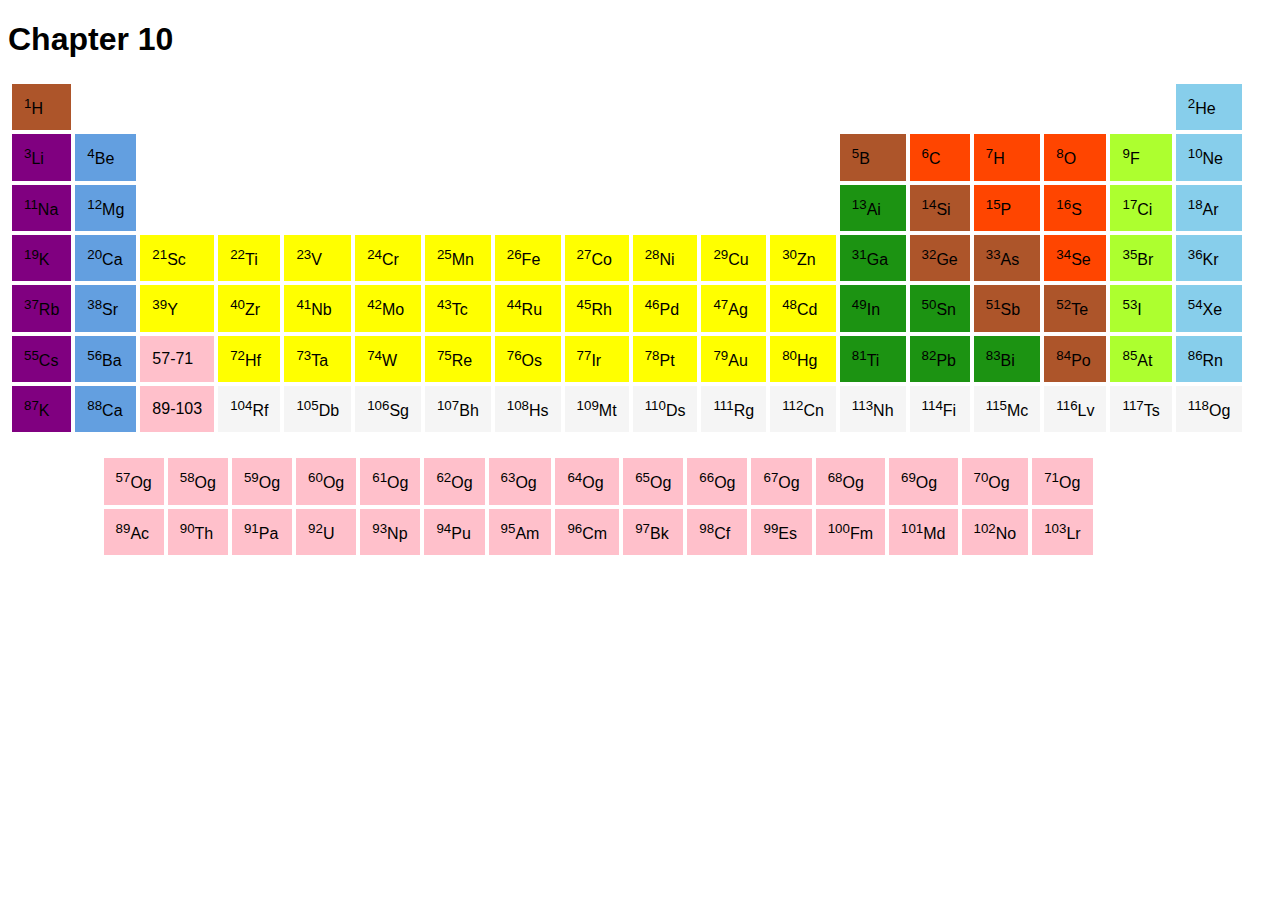
<file: HTML-CSS Assignment/ch_10/index.html>
<!DOCTYPE html>
<html lang="en">
<head>
    <meta charset="UTF-8">
    <meta name="viewport" content="width=device-width, initial-scale=1.0">
    <link rel="stylesheet" href="main.css">
    <title>Css Assignment</title>
</head>
<body>
    <div>
        <h1>Chapter 10</h1>
    </div>
    <table>
        <tr>
            <td class="brown"><sup>1</sup>H</td>
            <td colspan="16"></td>
            <td class="blue"><sup>2</sup>He</td>
        </tr>
        <tr>
            <td class="purple"><sup>3</sup>Li</td>
            <td class="lightblue"><sup>4</sup>Be</td>
            <td colspan="10"></td>
            <td class="brown"><sup>5</sup>B</td>
            <td class="orange"><sup>6</sup>C</td>
            <td class="orange"><sup>7</sup>H</td>
            <td class="orange"><sup>8</sup>O</td>
            <td class="green"><sup>9</sup>F</td>
            <td class="blue"><sup>10</sup>Ne</td>


        </tr>

        <tr>
            <td class="purple"><sup>11</sup>Na</td>
            <td  class="lightblue"><sup>12</sup>Mg</td>
            <td colspan="10"></td>
            <td class="green1"><sup>13</sup>Ai</td>
            <td class="brown"><sup>14</sup>Si</td>
            <td class="orange"><sup>15</sup>P</td>
            <td class="orange"><sup>16</sup>S</td>
            <td class="green"><sup>17</sup>Ci</td>
            <td class="blue"><sup>18</sup>Ar</td>
        </tr>

        <tr>
            <td class="purple"><sup>19</sup>K</td>
            <td class="lightblue"><sup>20</sup>Ca</td>
            <td class="yellow"><sup>21</sup>Sc</td>
            <td class="yellow"><sup>22</sup>Ti</td>
            <td class="yellow"><sup>23</sup>V</td>
            <td class="yellow"><sup>24</sup>Cr</td>
            <td class="yellow"><sup>25</sup>Mn</td>
            <td class="yellow"><sup>26</sup>Fe</td>
            <td class="yellow"><sup>27</sup>Co</td>
            <td class="yellow"><sup>28</sup>Ni</td>
            <td class="yellow"><sup>29</sup>Cu</td>
            <td class="yellow"><sup>30</sup>Zn</td>
            <td class="green1"><sup>31</sup>Ga</td>
            <td class="brown"><sup>32</sup>Ge</td>
            <td class="brown"><sup>33</sup>As</td>
            <td class="orange"><sup>34</sup>Se</td>
            <td class="green"><sup>35</sup>Br</td>
            <td class="blue"><sup>36</sup>Kr</td>
        </tr>
        
        <tr>
            <td class="purple"><sup>37</sup>Rb</td>
            <td class="lightblue"><sup>38</sup>Sr</td>
            <td class="yellow"><sup>39</sup>Y</td>
            <td class="yellow"><sup>40</sup>Zr</td>
            <td class="yellow"><sup>41</sup>Nb</td>
            <td class="yellow"><sup>42</sup>Mo</td>
            <td class="yellow"><sup>43</sup>Tc</td>
            <td class="yellow"><sup>44</sup>Ru</td>
            <td class="yellow"><sup>45</sup>Rh</td>
            <td class="yellow"><sup>46</sup>Pd</td>
            <td class="yellow"><sup>47</sup>Ag</td>
            <td class="yellow"><sup>48</sup>Cd</td>
            <td class="green1"><sup>49</sup>In</td>
            <td class="green1"><sup>50</sup>Sn</td>
            <td class="brown"><sup>51</sup>Sb</td>
            <td class="brown"><sup>52</sup>Te</td>
            <td class="green"><sup>53</sup>I</td>
            <td class="blue"><sup>54</sup>Xe</td>
        </tr>

        <tr>
            <td class="purple"><sup>55</sup>Cs</td>
            <td class="lightblue"><sup>56</sup>Ba</td>
            <td class="pink">57-71</td>
            <td class="yellow"><sup>72</sup>Hf</td>
            <td class="yellow"><sup>73</sup>Ta</td>
            <td class="yellow"><sup>74</sup>W</td>
            <td class="yellow"><sup>75</sup>Re</td>
            <td class="yellow"><sup>76</sup>Os</td>
            <td class="yellow"><sup>77</sup>Ir</td>
            <td class="yellow"><sup>78</sup>Pt</td>
            <td class="yellow"><sup>79</sup>Au</td>
            <td class="yellow"><sup>80</sup>Hg</td>
            <td class="green1"><sup>81</sup>Ti</td>
            <td class="green1"><sup>82</sup>Pb</td>
            <td class="green1"><sup>83</sup>Bi</td>
            <td class="brown"><sup>84</sup>Po</td>
            <td class="green"><sup>85</sup>At</td>
            <td class="blue"><sup>86</sup>Rn</td>
        </tr>

        <tr>
            <td class="purple"><sup>87</sup>K</td>
            <td class="lightblue"><sup>88</sup>Ca</td>
            <td class="pink">89-103</td>
            <td class="gray"><sup>104</sup>Rf</td>
            <td class="gray"><sup>105</sup>Db</td>
            <td class="gray"><sup>106</sup>Sg</td>
            <td class="gray"><sup>107</sup>Bh</td>
            <td class="gray"><sup>108</sup>Hs</td>
            <td class="gray"><sup>109</sup>Mt</td>
            <td class="gray"><sup>110</sup>Ds</td>
            <td class="gray"><sup>111</sup>Rg</td>
            <td class="gray"><sup>112</sup>Cn</td>
            <td class="gray"><sup>113</sup>Nh</td>
            <td class="gray"><sup>114</sup>Fi</td>
            <td class="gray"><sup>115</sup>Mc</td>
            <td class="gray"><sup>116</sup>Lv</td>
            <td class="gray"><sup>117</sup>Ts</td>
            <td class="gray"><sup>118</sup>Og</td>
        </tr>
        
    </table>
<br>
    <table>
        <tr>
            <td scope="row" rowspan="2">&nbsp;&nbsp;&nbsp;&nbsp;</td>
            <td scope="row" rowspan="2">&nbsp;&nbsp;&nbsp;&nbsp;</td>
        <td class="pink"><sup>57</sup>Og</td>
        <td class="pink"><sup>58</sup>Og</td>
        <td class="pink"><sup>59</sup>Og</td>
        <td class="pink"><sup>60</sup>Og</td>
        <td class="pink"><sup>61</sup>Og</td>
        <td class="pink"><sup>62</sup>Og</td>
        <td class="pink"><sup>63</sup>Og</td>
        <td class="pink"><sup>64</sup>Og</td>
        <td class="pink"><sup>65</sup>Og</td>
        <td class="pink"><sup>66</sup>Og</td>
        <td class="pink"><sup>67</sup>Og</td>
        <td class="pink"><sup>68</sup>Og</td>
        <td class="pink"><sup>69</sup>Og</td>
        <td class="pink"><sup>70</sup>Og</td>
        <td class="pink"><sup>71</sup>Og</td>
        <td scope="row" rowspan="2">&nbsp;&nbsp;&nbsp;&nbsp;</td>
        
    </tr>
    <tr>
      
    <td class="pink"><sup>89</sup>Ac</td>
    <td class="pink"><sup>90</sup>Th</td>
    <td class="pink"><sup>91</sup>Pa</td>
    <td class="pink"><sup>92</sup>U</td>
    <td class="pink"><sup>93</sup>Np</td>
    <td class="pink"><sup>94</sup>Pu</td>
    <td class="pink"><sup>95</sup>Am</td>
    <td class="pink"><sup>96</sup>Cm</td>
    <td class="pink"><sup>97</sup>Bk</td>
    <td class="pink"><sup>98</sup>Cf</td>
    <td class="pink"><sup>99</sup>Es</td>
    <td class="pink"><sup>100</sup>Fm</td>
    <td class="pink"><sup>101</sup>Md</td>
    <td class="pink"><sup>102</sup>No</td>
    <td class="pink"><sup>103</sup>Lr</td> 
    
</tr>

    </table>

</body>
</html>
</file>
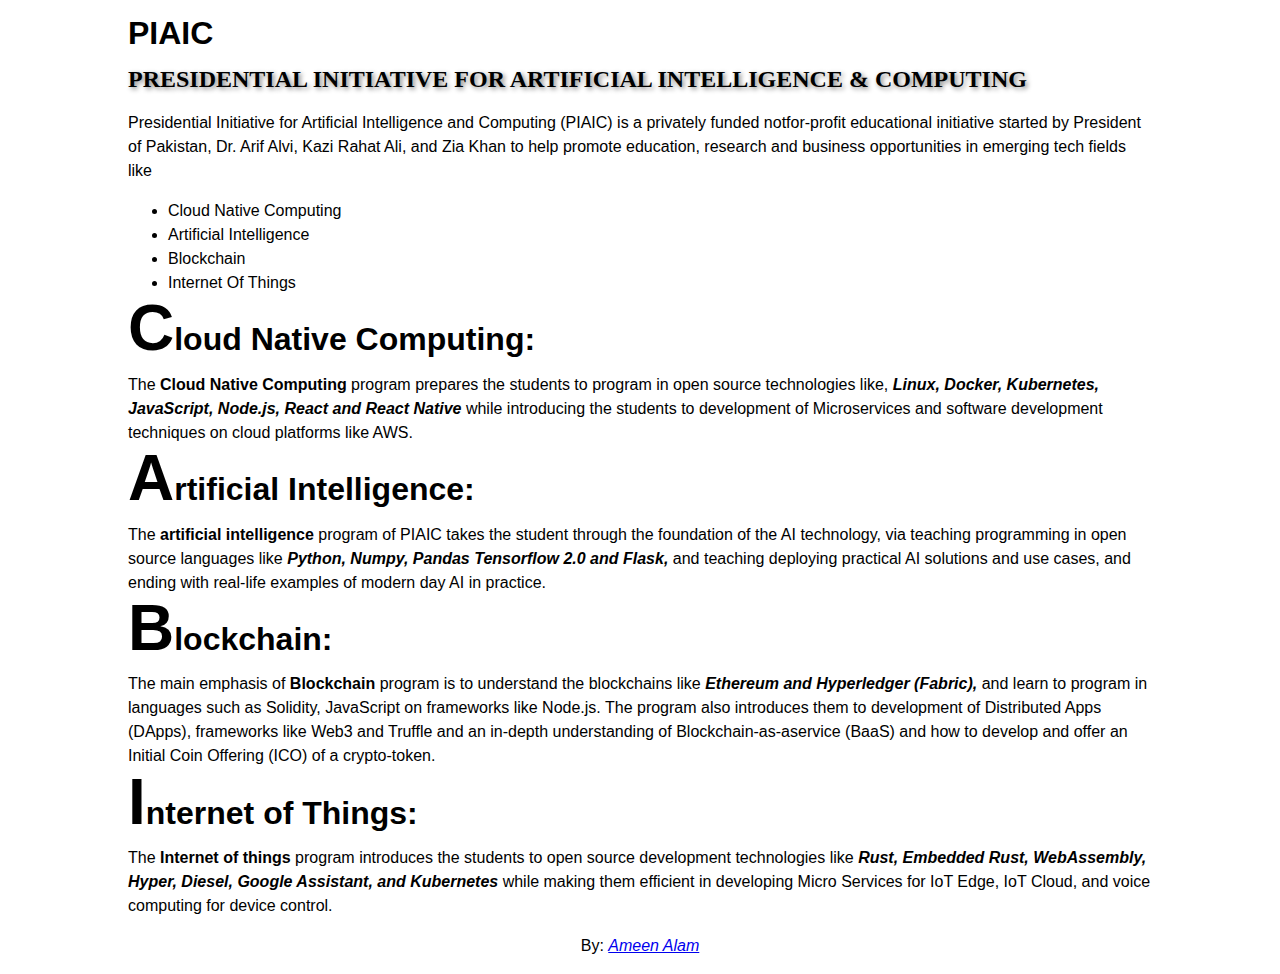
<file: HTML-CSS Assignment/ch_11_12/index.html>
<!DOCTYPE html>
<html lang="en">
<head>
    <meta charset="UTF-8">
    <meta name="viewport" content="width=device-width, initial-scale=1.0">
    <link rel="stylesheet" href="main.css">
    <title>Document</title>
</head>
<body>
    <h1 class="piaic">PIAIC</h1>
    <h2 id="sub-heading">Presidential Initiative for Artificial Intelligence & Computing</h2>
    <p>Presidential Initiative for Artificial Intelligence and Computing (PIAIC) is a privately funded notfor-profit educational initiative started by President of Pakistan, Dr. Arif Alvi, Kazi Rahat Ali, and
        Zia Khan to help promote education, research and business opportunities in emerging tech
        fields like</p>
        <ul>
           <a href="#CNC"><li>Cloud Native Computing</li></a>
           <a href="#AI"><li>Artificial Intelligence</li></a>
           <a href="#BC"><li>Blockchain</li></a>
           <a href="#IOT"><li>Internet Of Things</li></a>
        </ul>
        <div id="details">
            <h1>Cloud Native Computing:</h1>
            <p id="CNC">The <strong>Cloud Native Computing</strong> program prepares the students to program in open source
                technologies like, <strong><em>Linux, Docker, Kubernetes, JavaScript, Node.js, React and React Native</em></strong>
                while introducing the students to development of Microservices and software development
                techniques on cloud platforms like AWS.
                </p>
                <h1 id="AI">Artificial Intelligence:</h1>
                <p>The <strong>artificial intelligence</strong> program of PIAIC takes the student through the foundation of the AI technology, via teaching programming in open source languages like <strong><em>Python, Numpy, Pandas Tensorflow 2.0 and Flask,</em></strong> and teaching deploying practical AI solutions and use cases, and ending with real-life examples of modern day AI in practice.</p>
                <h1 id="BC">Blockchain:</h1>
                <p>The main emphasis of <strong>Blockchain</strong> program is to understand the blockchains like <strong><em>Ethereum
                    and Hyperledger (Fabric),</em></strong> and learn to program in languages such as Solidity, JavaScript on
                    frameworks like Node.js. The program also introduces them to development of Distributed Apps (DApps), frameworks like Web3 and Truffle and an in-depth understanding of Blockchain-as-aservice (BaaS) and how to develop and offer an Initial Coin Offering (ICO) of a crypto-token.</p>
                <h1 id="IOT">Internet of Things:</h1>
                <p>The <strong>Internet of things</strong> program introduces the students to open source development
                    technologies like <strong><em>Rust, Embedded Rust, WebAssembly, Hyper, Diesel, Google Assistant,
                        and Kubernetes</em></strong> while making them efficient in developing Micro Services for IoT Edge, IoT
                    Cloud, and voice computing for device control.
                    </p>
                    <p class="address">By: <a href="https://github.com/Ameen-Alam"><em>Ameen Alam</em></a></p>
        </div>

</body>
</html>
</file>
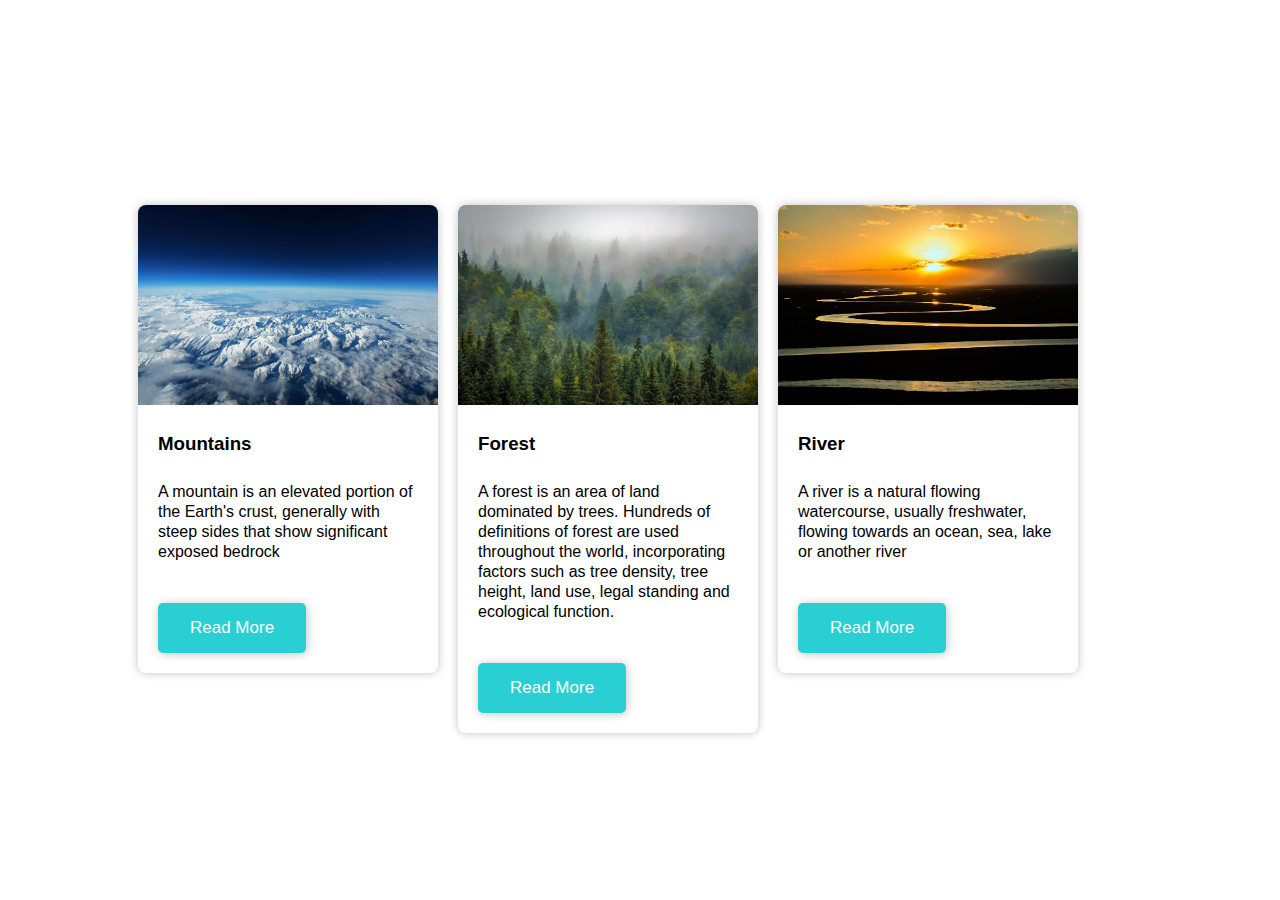
<file: HTML-CSS Assignment/ch_13/index.html>
<!DOCTYPE html>
<html lang="en">
<head>
    <meta charset="UTF-8">
    <meta name="viewport" content="width=device-width, initial-scale=1.0">
    <link rel="stylesheet" href="main.css">
    <title>Document</title>
</head>
<body>
    <div class="main">
        <div class="inner">
            <img src="images/1.jpg" alt="Ice" height="200px">
            <h3>Mountains</h3>
            <p>A mountain is an elevated portion of the Earth's crust, generally with steep sides that show significant exposed bedrock</p>
            <button  class="button">Read More</button>
        </div>
        <div class="inner">
            <img src="images/2.jpg" alt="Mountain" height="200px">
            <h3>Forest</h3>
            <p>A forest is an area of land dominated by trees. Hundreds of definitions of forest are used throughout the world, incorporating factors such as tree density, tree height, land use, legal standing and ecological function. </p>
            <button  class="button">Read More</button>
        </div>
        <div class="inner">
            <img src="images/3.jpg" alt="River" height="200px">
            <h3>River</h3>
            <p>A river is a natural flowing watercourse, usually freshwater, flowing towards an ocean, sea, lake or another river</p>
            <button class="button">Read More</button>
        </div>
    </div>
</body>
</html>
</file>
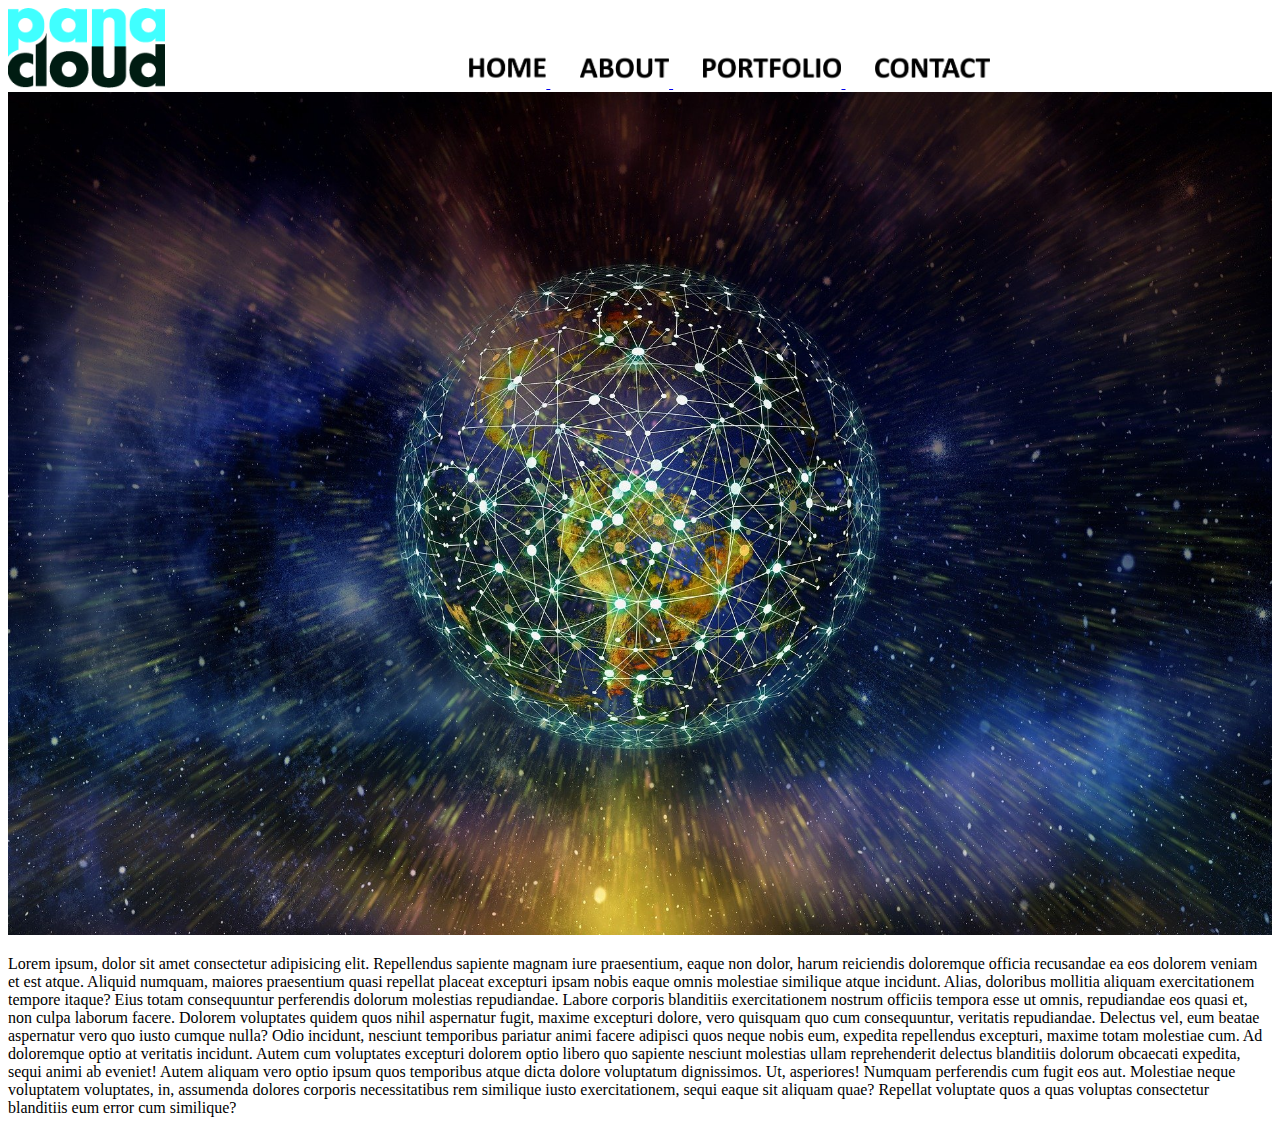
<file: HTML-CSS Assignment/ch_8_Final_Assignment_of_HTML/Index.html>
<!DOCTYPE html>
<html lang="en">
<head>
    <meta charset="UTF-8">
    <meta name="viewport" content="width=device-width, initial-scale=1.0">
    <title>Chapter 8 Final Assignment</title>
</head>
<body>
    <nav>
        <span >
            <img src="../images/Logo.png" alt="Pana cloud logo" height="80px">
        </span>
       <span style="margin-left:300px;">
        <a href="Index.html">
            <img src="../images/HOME.png" alt="Home" height="40px">
        </a>
        <a href="About.html">
            
            <img src="../images/ABOUT.png" alt="" height="40px" style="margin-left:30px;">
        </a>
        <a href="Portfolio.html">
            <img src="../images/PORTFOLIO.png" alt="../images/HOME.png" height="40px" style="margin-left:30px;">
        </a>
        <a href="Contact.html">
            <img src="../images/CONTACT.png" alt="../images/HOME.png" height="40px" style="margin-left:30px;">
        </a>
       </span>
    </nav>
    <section>
        <img src="../images/tech.jpg" alt="" width="100%">
        <p>Lorem ipsum, dolor sit amet consectetur adipisicing elit. Repellendus sapiente magnam iure praesentium, eaque non dolor, harum reiciendis doloremque officia recusandae ea eos dolorem veniam et est atque. Aliquid numquam, maiores praesentium quasi repellat placeat excepturi ipsam nobis eaque omnis molestiae similique atque incidunt. Alias, doloribus mollitia aliquam exercitationem tempore itaque? Eius totam consequuntur perferendis dolorum molestias repudiandae. Labore corporis blanditiis exercitationem nostrum officiis tempora esse ut omnis, repudiandae eos quasi et, non culpa laborum facere. Dolorem voluptates quidem quos nihil aspernatur fugit, maxime excepturi dolore, vero quisquam quo cum consequuntur, veritatis repudiandae. Delectus vel, eum beatae aspernatur vero quo iusto cumque nulla? Odio incidunt, nesciunt temporibus pariatur animi facere adipisci quos neque nobis eum, expedita repellendus excepturi, maxime totam molestiae cum. Ad doloremque optio at veritatis incidunt. Autem cum voluptates excepturi dolorem optio libero quo sapiente nesciunt molestias ullam reprehenderit delectus blanditiis dolorum obcaecati expedita, sequi animi ab eveniet! Autem aliquam vero optio ipsum quos temporibus atque dicta dolore voluptatum dignissimos. Ut, asperiores! Numquam perferendis cum fugit eos aut. Molestiae neque voluptatem voluptates, in, assumenda dolores corporis necessitatibus rem similique iusto exercitationem, sequi eaque sit aliquam quae? Repellat voluptate quos a quas voluptas consectetur blanditiis eum error cum similique?</p>
    </section>
</body>
</html>
</file>
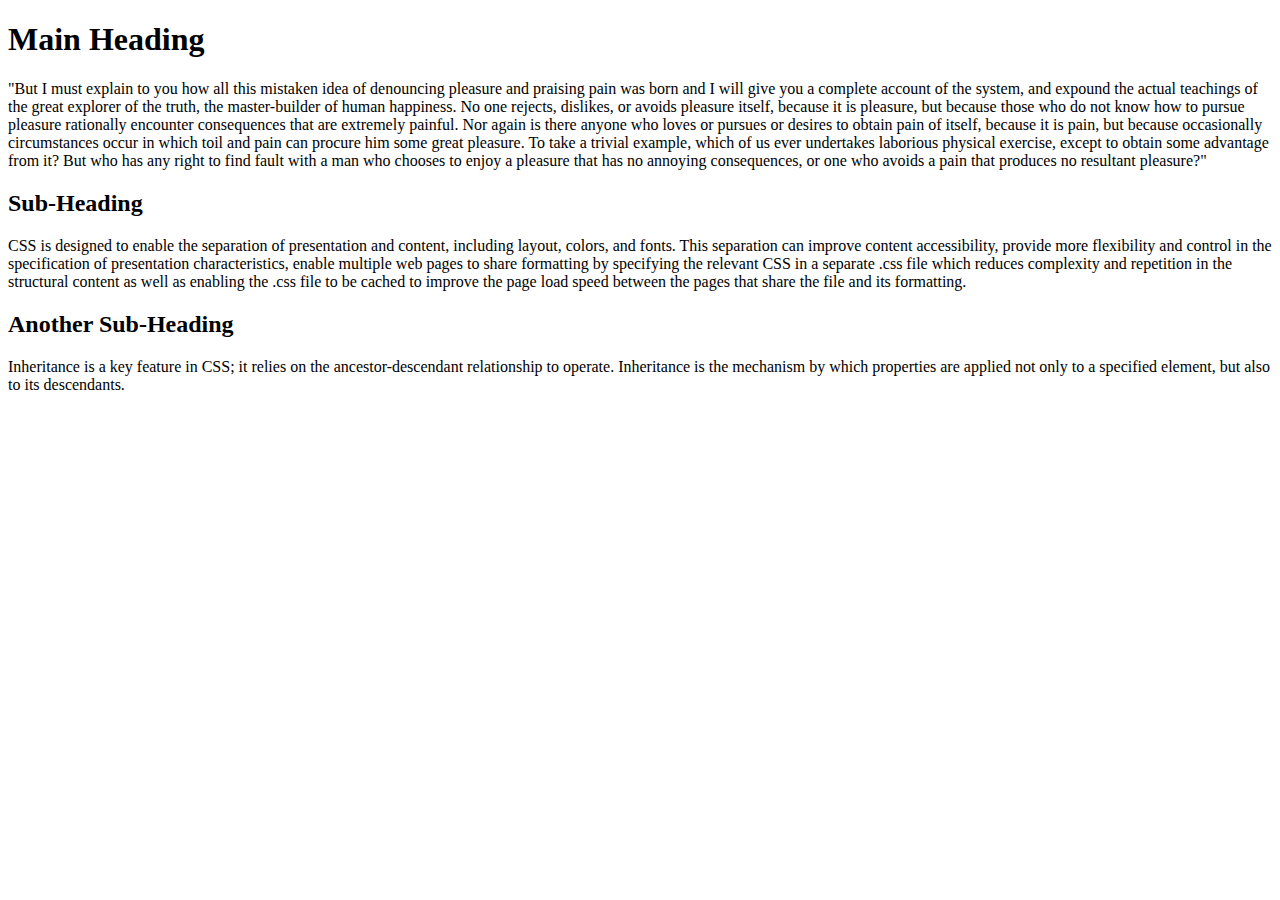
<file: HTML-CSS Assignment/ch_1/1-Chapter1.html>
<!DOCTYPE html>
<html>
<head>
    <title>Chapter 1</title>
</head>
<body>
    <h1>Main Heading</h1>
    <p>"But I must explain to you how all this mistaken idea of denouncing pleasure and praising pain was born and I will give you a complete account of the system, and expound the actual teachings of the great explorer of the truth, the master-builder of human happiness. No one rejects, dislikes, or avoids pleasure itself, because it is pleasure, but because those who do not know how to pursue pleasure rationally encounter consequences that are extremely painful. Nor again is there anyone who loves or pursues or desires to obtain pain of itself, because it is pain, but because occasionally circumstances occur in which toil and pain can procure him some great pleasure. To take a trivial example, which of us ever undertakes laborious physical exercise, except to obtain some advantage from it? But who has any right to find fault with a man who chooses to enjoy a pleasure that has no annoying consequences, or one who avoids a pain that produces no resultant pleasure?"</p>
    <h2>Sub-Heading</h2>
    <p>CSS is designed to enable the separation of presentation and content, including layout, colors, and fonts. This separation can improve content accessibility, provide more flexibility and control in the specification of presentation characteristics, enable multiple web pages to share formatting by specifying the relevant CSS in a separate .css file which reduces complexity and repetition in the structural content as well as enabling the .css file to be cached to improve the page load speed between the pages that share the file and its formatting.</p>
    <h2>Another Sub-Heading</h2>
    <p>Inheritance is a key feature in CSS; it relies on the ancestor-descendant relationship to operate. Inheritance is the mechanism by which properties are applied not only to a specified element, but also to its descendants.</p>
    
</body>
</html>
</file>
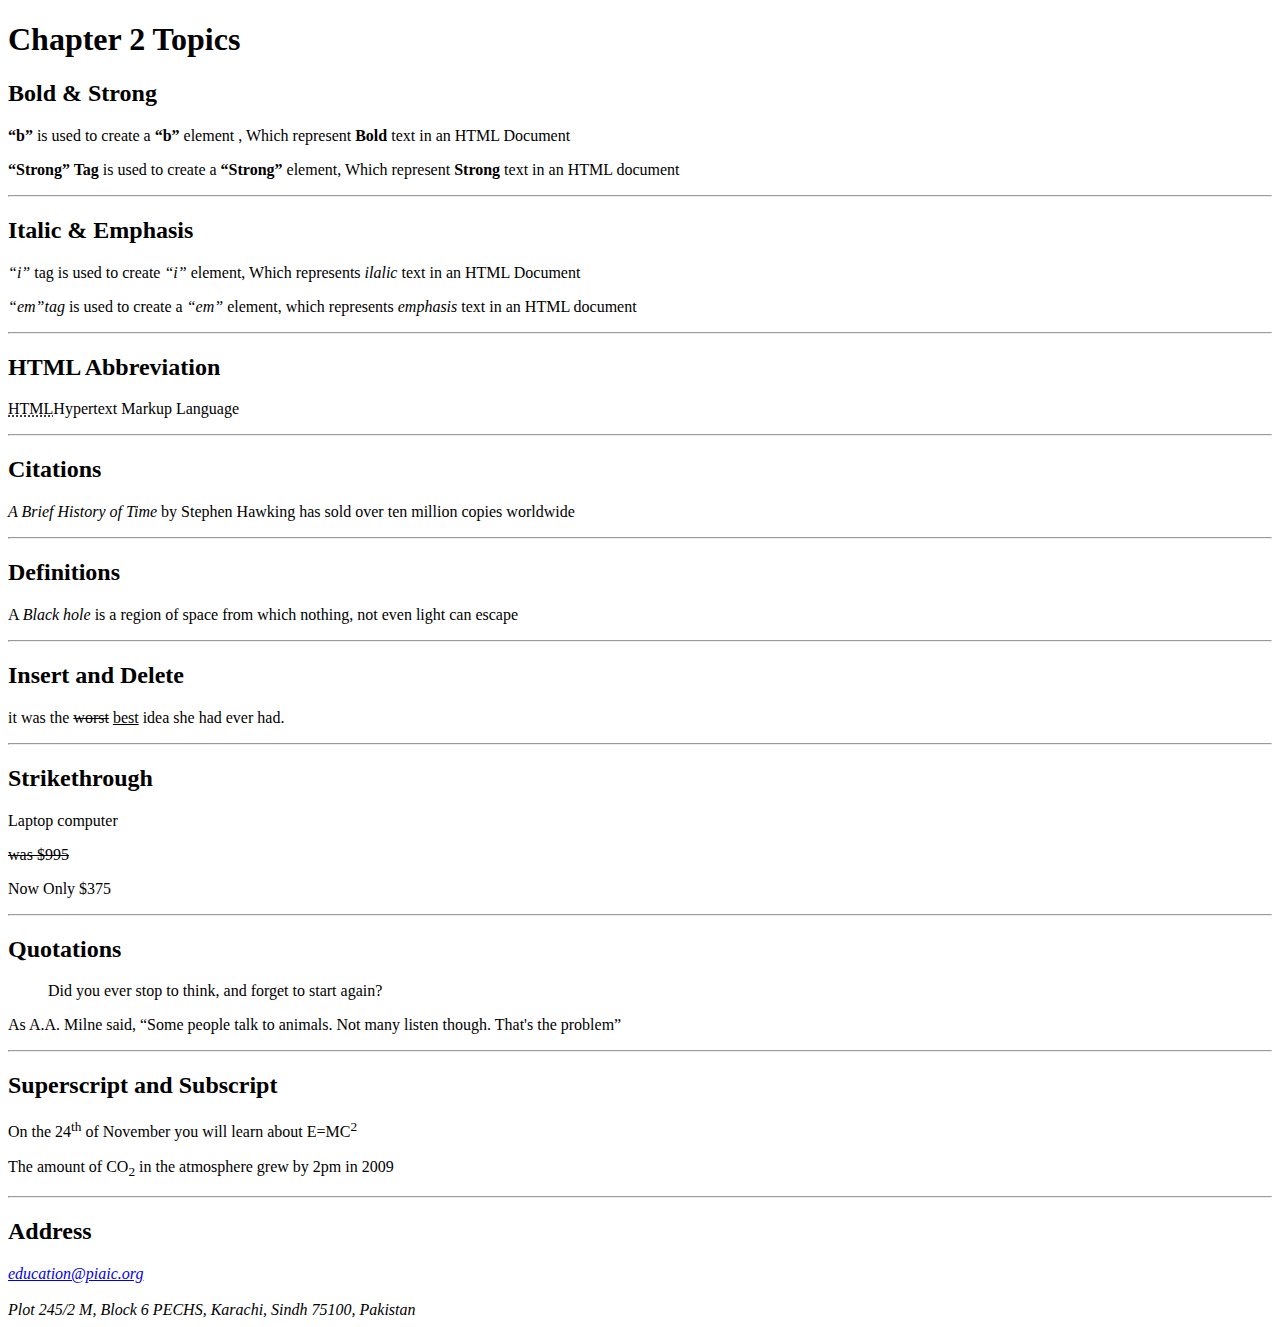
<file: HTML-CSS Assignment/ch_2/2-Chapter2.html>
<!DOCTYPE html>
<html>
<head>
    <title>Chapter 2</title>
</head>
<body>
  <h1>Chapter 2 Topics</h1>
  <h2>Bold & Strong</h2>
  <p><b><q>b</q></b> is used to create a <b><q>b</q></b> element , Which represent <b>Bold</b> text in an HTML Document</p>
  <p><strong><q>Strong</q> Tag</strong> is used to create a <strong><q>Strong</q></strong> element, Which represent <strong>Strong</strong> text in an HTML document</p>

<hr>

<h2>Italic & Emphasis</h2>
<p><i><q>i</q></i> tag is used to create <i><q>i</q></i> element, Which represents <i>ilalic</i> text in an HTML Document</p>
<p><em><q>em</q>tag</em> is used to create a <em><q>em</q></em> element, which represents <em>emphasis</em> text in an HTML document</p>
<hr>
<h2>HTML Abbreviation</h2>
<p><abbr title="Hypertext Markup Language">HTML</abbr>Hypertext Markup Language</p>
<hr>
<h2>Citations</h2>
<p><cite>A Brief History of Time</cite> by Stephen Hawking has sold over ten million copies worldwide</p>
<hr>
<h2>Definitions</h2>
<p>A <dfn>Black hole</dfn> is a region of space from which nothing, not even light can escape</p>
<hr>
<h2>Insert and Delete</h2>
<p>it was the <del>worst</del> <ins>best</ins> idea she had ever had.</p>
<hr>
<h2>Strikethrough</h2>
<p>Laptop computer</p>
<p><del>was $995</del></p>
<p>Now Only $375</p>
<hr>
<h2>Quotations</h2>
<p><blockquote>Did you ever stop to think, and forget to start again?</blockquote></p>
<p>As A.A. Milne said, <q>Some people talk to animals. Not many listen though. That's the problem</q></p>
<hr>
<h2>Superscript and Subscript</h2>
<p>On the 24<sup>th</sup> of November you will learn about E=MC<sup>2</sup></p>
<p>The amount of CO<sub>2</sub> in the atmosphere grew by 2pm in 2009</p>
<hr>
<h2>Address</h2>
<address>
<a href="mailto:education@piaic.org">education@piaic.org</a><br><br>
Plot 245/2 M, Block 6 PECHS, Karachi, Sindh 75100, Pakistan
</address>



</body>
</html>
</file>
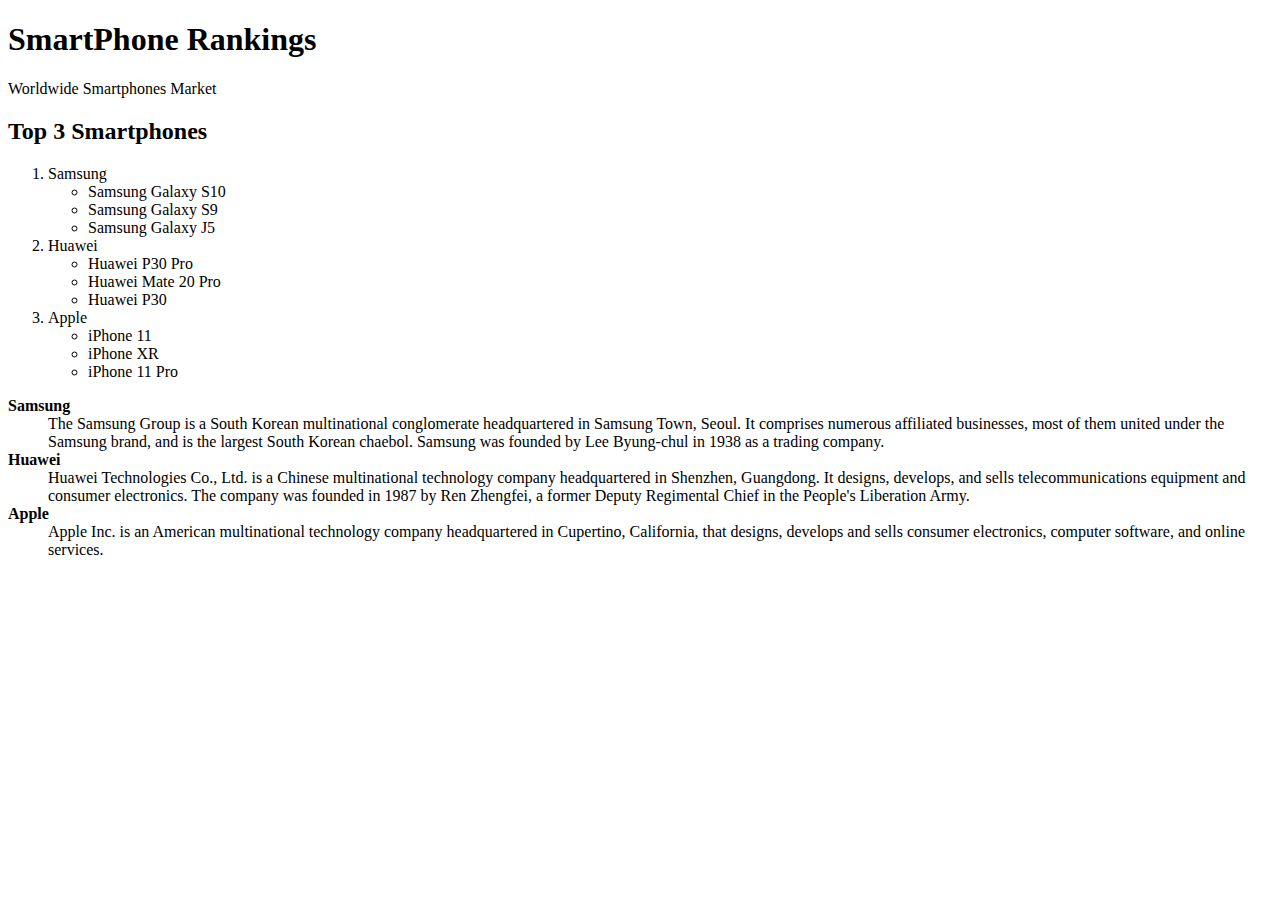
<file: HTML-CSS Assignment/ch_3/3-Chapter3.html>
<!DOCTYPE html>
<html lang="en"></html>
<head>
    
    <title>Chapter 3</title>
</head>
<body>
    <h1>SmartPhone Rankings</h1>
    <p>Worldwide Smartphones Market</p>
    <h2>Top 3 Smartphones</h2>
    <ol>
        <li>Samsung
            <ul>
                <li>Samsung Galaxy S10</li>
                <li>Samsung Galaxy S9</li>
                <li>Samsung Galaxy J5</li>
            </ul>
        </li>
        <li>Huawei
            <ul>
                <li>Huawei P30 Pro</li>
                <li>Huawei Mate 20 Pro</li>
                <li>Huawei P30</li>
            </ul>
        </li>
        </li> 
        <li>Apple
            <ul>
                <li>iPhone 11</li>
                <li>iPhone XR</li>
                <li>iPhone 11 Pro</li>
            </ul>
        </li>
        </li>

    </ol>

    <dl>
        <dt><strong>Samsung</strong></dt>
        <dd>The Samsung Group is a South Korean multinational conglomerate headquartered in Samsung Town, Seoul. It comprises numerous affiliated businesses, most of them united under the Samsung brand, and is the largest South Korean chaebol. Samsung was founded by Lee Byung-chul in 1938 as a trading company.</dd>
        <dt><strong>Huawei</strong></dt>
        <dd>Huawei Technologies Co., Ltd. is a Chinese multinational technology company headquartered in Shenzhen, Guangdong. It designs, develops, and sells telecommunications equipment and consumer electronics. The company was founded in 1987 by Ren Zhengfei, a former Deputy Regimental Chief in the People's Liberation Army.</dd>
        <dt><strong>Apple</strong></dt>
        <dd>Apple Inc. is an American multinational technology company headquartered in Cupertino, California, that designs, develops and sells consumer electronics, computer software, and online services.</dd>
    </dl>
</body>
</html>
</file>
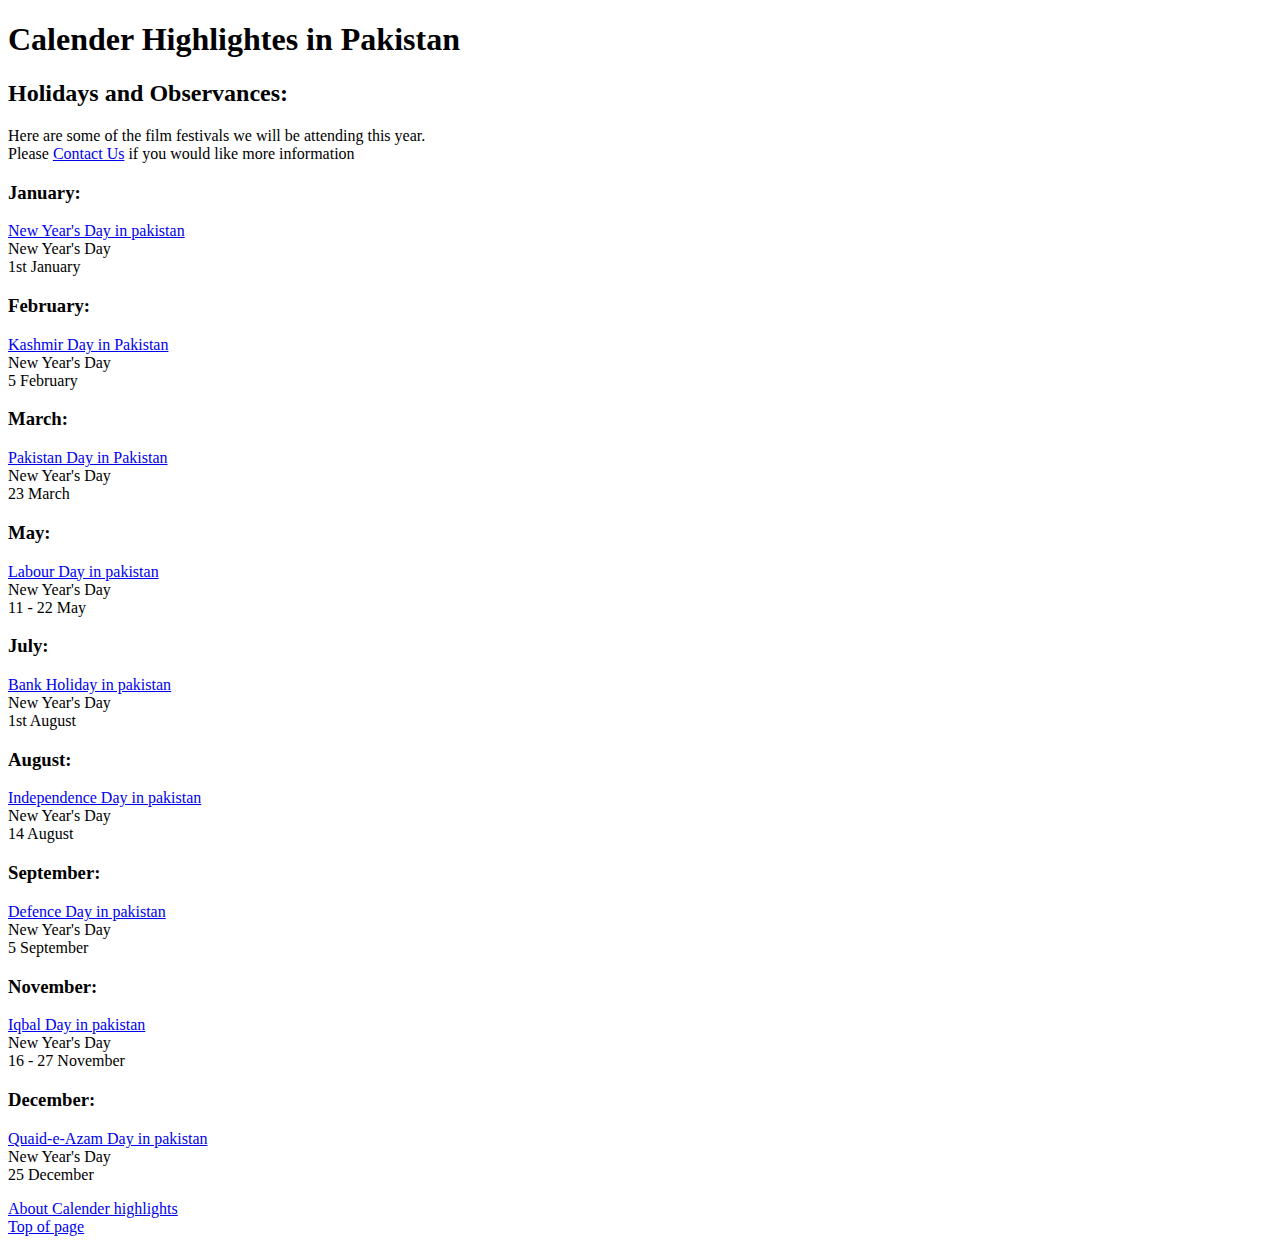
<file: HTML-CSS Assignment/ch_4/4-A-Chapter4(A).html>
<!DOCTYPE html>
<html lang="en"></html>
<head>
    
    <title>Chapter 4(A)</title>
</head>
<body>
<h1 id="top">Calender Highlightes in Pakistan</h1>
<h2>Holidays and Observances:</h2>
<p>Here are some of the film festivals we will be attending this year. <br>Please <a href="mailto:educatio@piaic.org">Contact Us</a> if you would like more information</p>

<h3>January:</h3>
<p><a href="https://www.timeanddate.com/holidays/pakistan/new-year-day" target="_blank">New Year's Day in pakistan</a><br>
New Year's Day<br>1st January</p>

<h3>February:</h3>
<p><a href="https://www.timeanddate.com/holidays/pakistan/kashmir-day" target="_blank">Kashmir Day in Pakistan</a><br>
New Year's Day<br>5 February</p>

<h3>March:</h3>
<p><a href="https://www.timeanddate.com/holidays/pakistan/pakistan-day" target="_blank">Pakistan Day in Pakistan</a><br>
New Year's Day<br>23 March</p>

<h3>May:</h3>
<p><a href="https://www.timeanddate.com/holidays/pakistan/labour-day" target="_blank">Labour Day in pakistan</a><br>
New Year's Day<br>11 - 22 May</p>

<h3>July:</h3>
<p><a href="https://www.timeanddate.com/holidays/pakistan/july-1-bank-holiday" target="_blank">Bank Holiday in pakistan</a><br>
New Year's Day<br>1st August</p>

<h3>August:</h3>
<p><a href="https://www.timeanddate.com/holidays/pakistan/independence-day" target="_blank">Independence Day in pakistan</a><br>
New Year's Day<br>14 August</p>

<h3>September:</h3>
<p><a href="https://www.timeanddate.com/holidays/pakistan/defence-day" target="_blank">Defence Day in pakistan</a><br>
New Year's Day<br>5 September</p>

<h3>November:</h3>
<p><a href="https://www.timeanddate.com/holidays/pakistan/iqbal-day" target="_blank">Iqbal Day in pakistan</a><br>
New Year's Day<br>16 - 27 November</p>

<h3>December:</h3>
<p><a href="https://www.timeanddate.com/holidays/pakistan/quaid-e-azam-day" target="_blank">Quaid-e-Azam Day in pakistan</a><br>
New Year's Day<br>25 December</p>

<a href="4-B-Chapter4(B).html" target="_blank">About Calender highlights</a>
<br>
<a href="#top">Top of page</a>
</body>
</html>
</file>
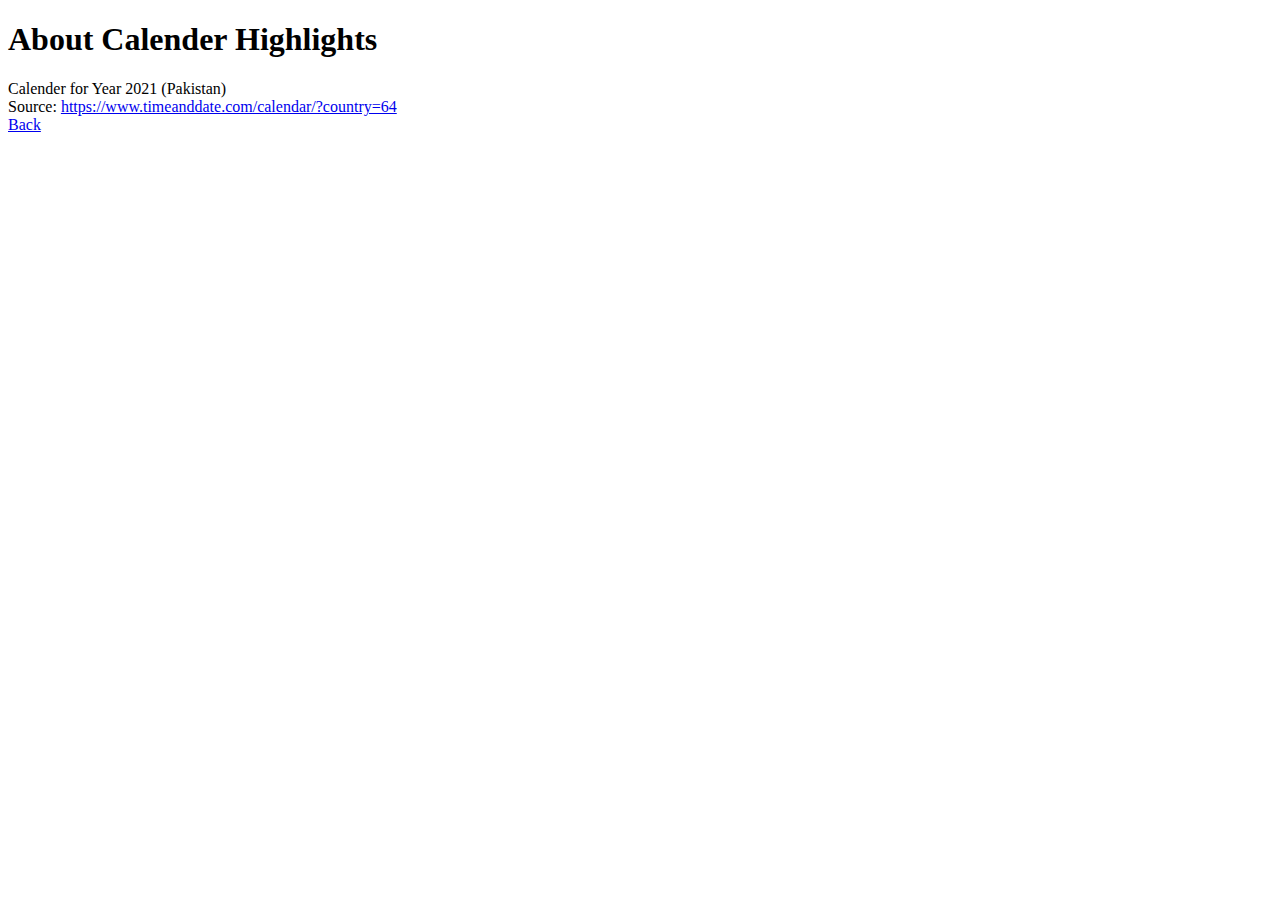
<file: HTML-CSS Assignment/ch_4/4-B-Chapter4(B).html>
<!DOCTYPE html>
<html lang="en"></html>
<head>
    
    <title>Chapter 4(B)</title>
</head>
<body>
<h1>About Calender Highlights</h1>
<p>Calender for Year 2021 (Pakistan)<br>Source: <a href="https://www.timeanddate.com/calendar/?country=64">https://www.timeanddate.com/calendar/?country=64</a><br><a href="4-A-Chapter4(A).html">Back</a></p>

</body>
</html>
</file>
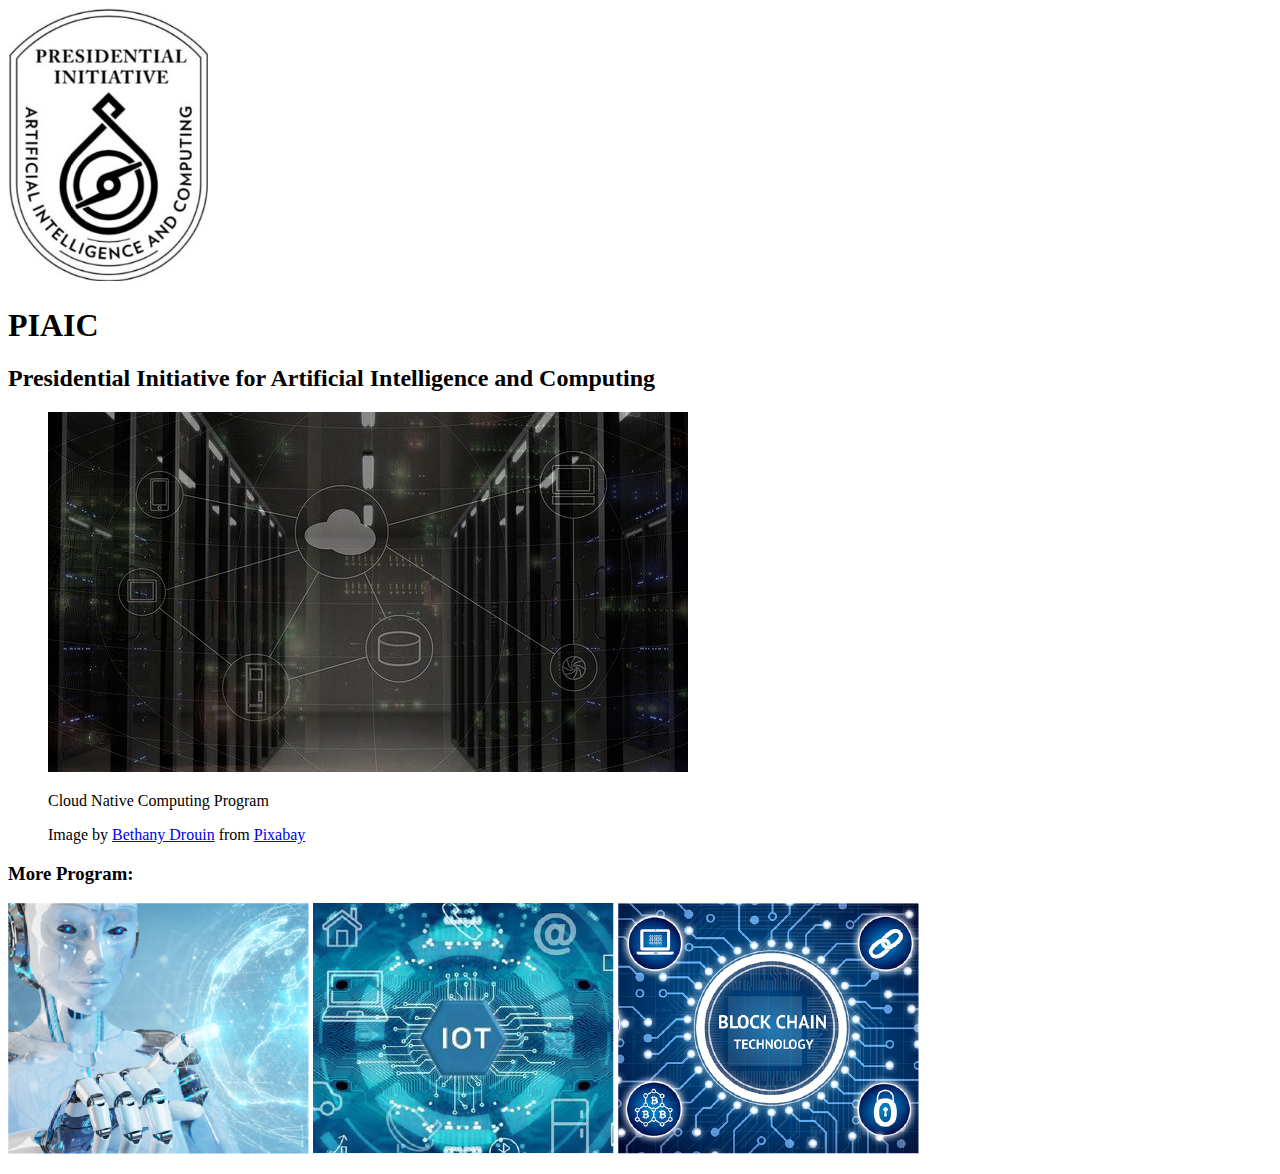
<file: HTML-CSS Assignment/ch_5/5-Chapter5.html>
<!DOCTYPE html>
<html lang="en">
<head>
    <meta charset="UTF-8">
    <meta name="viewport" content="width=device-width, initial-scale=1.0">
    <title>Document</title>
</head>
<body>
    <img src="../images/piaic-logo.jpg" alt="Piaic-logo" width="200px" title="Logo of PIAIC">
    <h1>PIAIC</h1>
    <h2>Presidential Initiative for Artificial Intelligence and Computing</h2>
    <figure>
        <img src="../images/Computer.jpg" alt="Cloud-Computeing">
        <figcaption>
            <p>Cloud Native Computing Program</p>
            Image by <a href="https://pixabay.com/users/bsdrouin-5016447/?utm_source=link-attribution&amp;utm_medium=referral&amp;utm_campaign=image&amp;utm_content=2402637">Bethany Drouin</a> from <a href="https://pixabay.com/?utm_source=link-attribution&amp;utm_medium=referral&amp;utm_campaign=image&amp;utm_content=2402637">Pixabay</a>
        </figcaption>
    </figure>
    <h3>More Program:</h3>
    <p>
        <img src="../images/AI.png" alt="Artificial Intelligence">
        <img src="../images/IOT.png" alt="Internet of Thinhs">
        <img src="../images/Block Chain.png" alt="Block-Chain">
    </p>
</body>
</html>
</file>
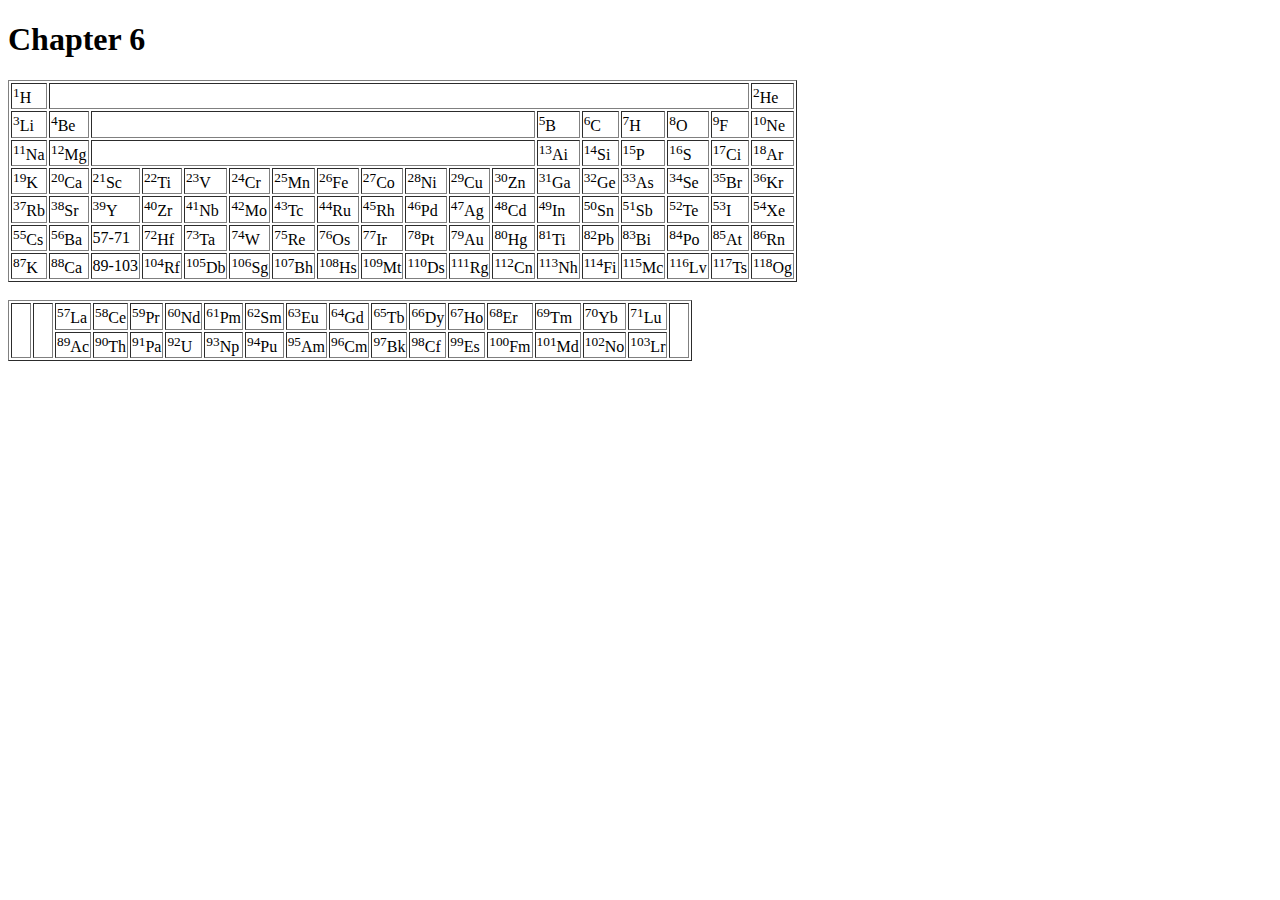
<file: HTML-CSS Assignment/ch_6/6-Chapter6.html>
<!DOCTYPE html>
<html lang="en">
<head>
    <meta charset="UTF-8">
    <meta name="viewport" content="width=device-width, initial-scale=1.0">
    <title>Chapter 6</title>
</head>
<body>
    <div>
        <h1>Chapter 6</h1>
    </div>
    <table border="1px">
        <tr>
            <td><sup>1</sup>H</td>
            <td colspan="16"></td>
            <td><sup>2</sup>He</td>
        </tr>
        <tr>
            <td><sup>3</sup>Li</td>
            <td><sup>4</sup>Be</td>
            <td colspan="10"></td>
            <td><sup>5</sup>B</td>
            <td><sup>6</sup>C</td>
            <td><sup>7</sup>H</td>
            <td><sup>8</sup>O</td>
            <td><sup>9</sup>F</td>
            <td><sup>10</sup>Ne</td>


        </tr>

        <tr>
            <td><sup>11</sup>Na</td>
            <td><sup>12</sup>Mg</td>
            <td colspan="10"></td>
            <td><sup>13</sup>Ai</td>
            <td><sup>14</sup>Si</td>
            <td><sup>15</sup>P</td>
            <td><sup>16</sup>S</td>
            <td><sup>17</sup>Ci</td>
            <td><sup>18</sup>Ar</td>
        </tr>

        <tr>
            <td><sup>19</sup>K</td>
            <td><sup>20</sup>Ca</td>
            <td><sup>21</sup>Sc</td>
            <td><sup>22</sup>Ti</td>
            <td><sup>23</sup>V</td>
            <td><sup>24</sup>Cr</td>
            <td><sup>25</sup>Mn</td>
            <td><sup>26</sup>Fe</td>
            <td><sup>27</sup>Co</td>
            <td><sup>28</sup>Ni</td>
            <td><sup>29</sup>Cu</td>
            <td><sup>30</sup>Zn</td>
            <td><sup>31</sup>Ga</td>
            <td><sup>32</sup>Ge</td>
            <td><sup>33</sup>As</td>
            <td><sup>34</sup>Se</td>
            <td><sup>35</sup>Br</td>
            <td><sup>36</sup>Kr</td>
        </tr>
        
        <tr>
            <td><sup>37</sup>Rb</td>
            <td><sup>38</sup>Sr</td>
            <td><sup>39</sup>Y</td>
            <td><sup>40</sup>Zr</td>
            <td><sup>41</sup>Nb</td>
            <td><sup>42</sup>Mo</td>
            <td><sup>43</sup>Tc</td>
            <td><sup>44</sup>Ru</td>
            <td><sup>45</sup>Rh</td>
            <td><sup>46</sup>Pd</td>
            <td><sup>47</sup>Ag</td>
            <td><sup>48</sup>Cd</td>
            <td><sup>49</sup>In</td>
            <td><sup>50</sup>Sn</td>
            <td><sup>51</sup>Sb</td>
            <td><sup>52</sup>Te</td>
            <td><sup>53</sup>I</td>
            <td><sup>54</sup>Xe</td>
        </tr>

        <tr>
            <td><sup>55</sup>Cs</td>
            <td><sup>56</sup>Ba</td>
            <td>57-71</td>
            <td><sup>72</sup>Hf</td>
            <td><sup>73</sup>Ta</td>
            <td><sup>74</sup>W</td>
            <td><sup>75</sup>Re</td>
            <td><sup>76</sup>Os</td>
            <td><sup>77</sup>Ir</td>
            <td><sup>78</sup>Pt</td>
            <td><sup>79</sup>Au</td>
            <td><sup>80</sup>Hg</td>
            <td><sup>81</sup>Ti</td>
            <td><sup>82</sup>Pb</td>
            <td><sup>83</sup>Bi</td>
            <td><sup>84</sup>Po</td>
            <td><sup>85</sup>At</td>
            <td><sup>86</sup>Rn</td>
        </tr>

        <tr>
            <td><sup>87</sup>K</td>
            <td><sup>88</sup>Ca</td>
            <td>89-103</td>
            <td><sup>104</sup>Rf</td>
            <td><sup>105</sup>Db</td>
            <td><sup>106</sup>Sg</td>
            <td><sup>107</sup>Bh</td>
            <td><sup>108</sup>Hs</td>
            <td><sup>109</sup>Mt</td>
            <td><sup>110</sup>Ds</td>
            <td><sup>111</sup>Rg</td>
            <td><sup>112</sup>Cn</td>
            <td><sup>113</sup>Nh</td>
            <td><sup>114</sup>Fi</td>
            <td><sup>115</sup>Mc</td>
            <td><sup>116</sup>Lv</td>
            <td><sup>117</sup>Ts</td>
            <td><sup>118</sup>Og</td>
        </tr>
        
    </table>
<br>
    <table border="1px">
        <tr>
            <td scope="row" rowspan="2">&nbsp;&nbsp;&nbsp;&nbsp;</td>
            <td scope="row" rowspan="2">&nbsp;&nbsp;&nbsp;&nbsp;</td>
        <td><sup>57</sup>La</td>
        <td><sup>58</sup>Ce</td>
        <td><sup>59</sup>Pr</td>
        <td><sup>60</sup>Nd</td>
        <td><sup>61</sup>Pm</td>
        <td><sup>62</sup>Sm</td>
        <td><sup>63</sup>Eu</td>
        <td><sup>64</sup>Gd</td>
        <td><sup>65</sup>Tb</td>
        <td><sup>66</sup>Dy</td>
        <td><sup>67</sup>Ho</td>
        <td><sup>68</sup>Er</td>
        <td><sup>69</sup>Tm</td>
        <td><sup>70</sup>Yb</td>
        <td><sup>71</sup>Lu</td>
        <td scope="row" rowspan="2">&nbsp;&nbsp;&nbsp;&nbsp;</td>
        
    </tr>
    <tr>
      
    <td><sup>89</sup>Ac</td>
    <td><sup>90</sup>Th</td>
    <td><sup>91</sup>Pa</td>
    <td><sup>92</sup>U</td>
    <td><sup>93</sup>Np</td>
    <td><sup>94</sup>Pu</td>
    <td><sup>95</sup>Am</td>
    <td><sup>96</sup>Cm</td>
    <td><sup>97</sup>Bk</td>
    <td><sup>98</sup>Cf</td>
    <td><sup>99</sup>Es</td>
    <td><sup>100</sup>Fm</td>
    <td><sup>101</sup>Md</td>
    <td><sup>102</sup>No</td>
    <td><sup>103</sup>Lr</td> 
    
</tr>
    </table>
</body>
</html>
</file>
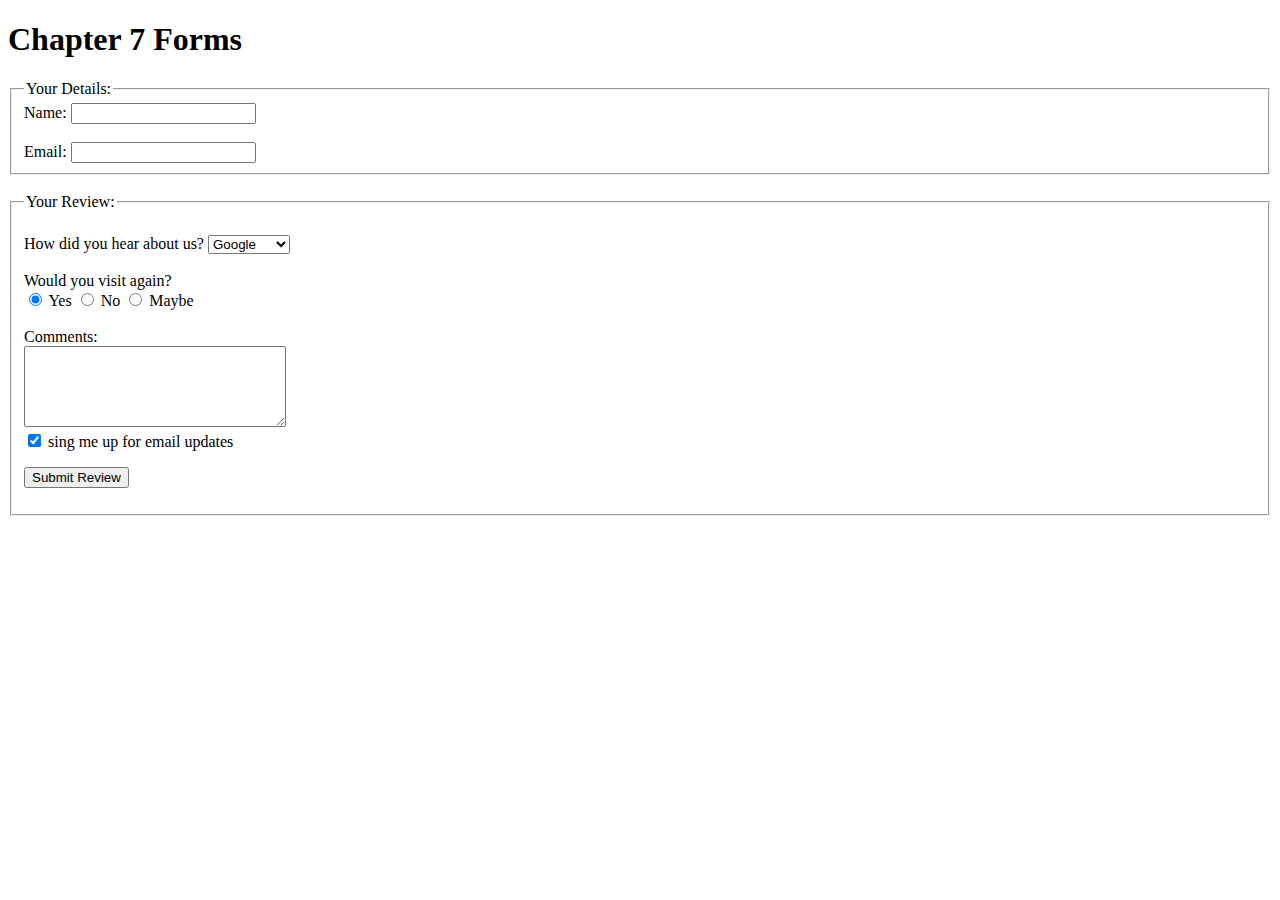
<file: HTML-CSS Assignment/ch_7/7-Chapter7.html>
<!DOCTYPE html>
<html lang="en">
<head>
    <meta charset="UTF-8">
    <meta name="viewport" content="width=device-width, initial-scale=1.0">
    <title>Chapter 7</title>
</head>
<body>
    <h1>Chapter 7 Forms</h1>
    <form action="https//:www.google.com" method="POST">
        <fieldset>
            <legend>Your Details:</legend>
            <label for="name">Name:</label>
            <input type="text" name="name" maxlength="100">
            <br><br>
            <label for="name">Email:</label>
            <input type="email" name="email" maxlength="100">
        </fieldset>
        <br>
        <fieldset>
            <legend>Your Review:</legend>
            <br>
            <label for="about">How did you hear about us?</label>
            <select name="platform" id="about">
                <option value="Google">Google</option>
                <option value="Facebook">Facebook</option>
                <option value="Twitter">Twitter</option>
                <option value="Instagram">Instagram</option>
            </select>
            <br><br>
            <label for="">
                Would you visit again?
            </label>
            <br>
            <label>
                <input type="radio" name="feedback" value="yes" checked>
                Yes
            </label>
            
            <label>
                <input type="radio" name="feedback" value="no">
                No
            </label>
            
            <label>
                <input type="radio" name="feedback" value="maybe">
                Maybe
            </label>
            <br><br>
            <label for="comments">
                Comments:
            </label>
            <br>
            <textarea name="comment" cols="30" rows="5"></textarea>
            <br>
            <input type="checkbox" name="singup" checked>
            <label for="singup">sing me up for email updates</label>
            <p>
            <input type="submit" value="Submit Review">
            </p>
        </fieldset>
    </form>
</body>
</html>
</file>
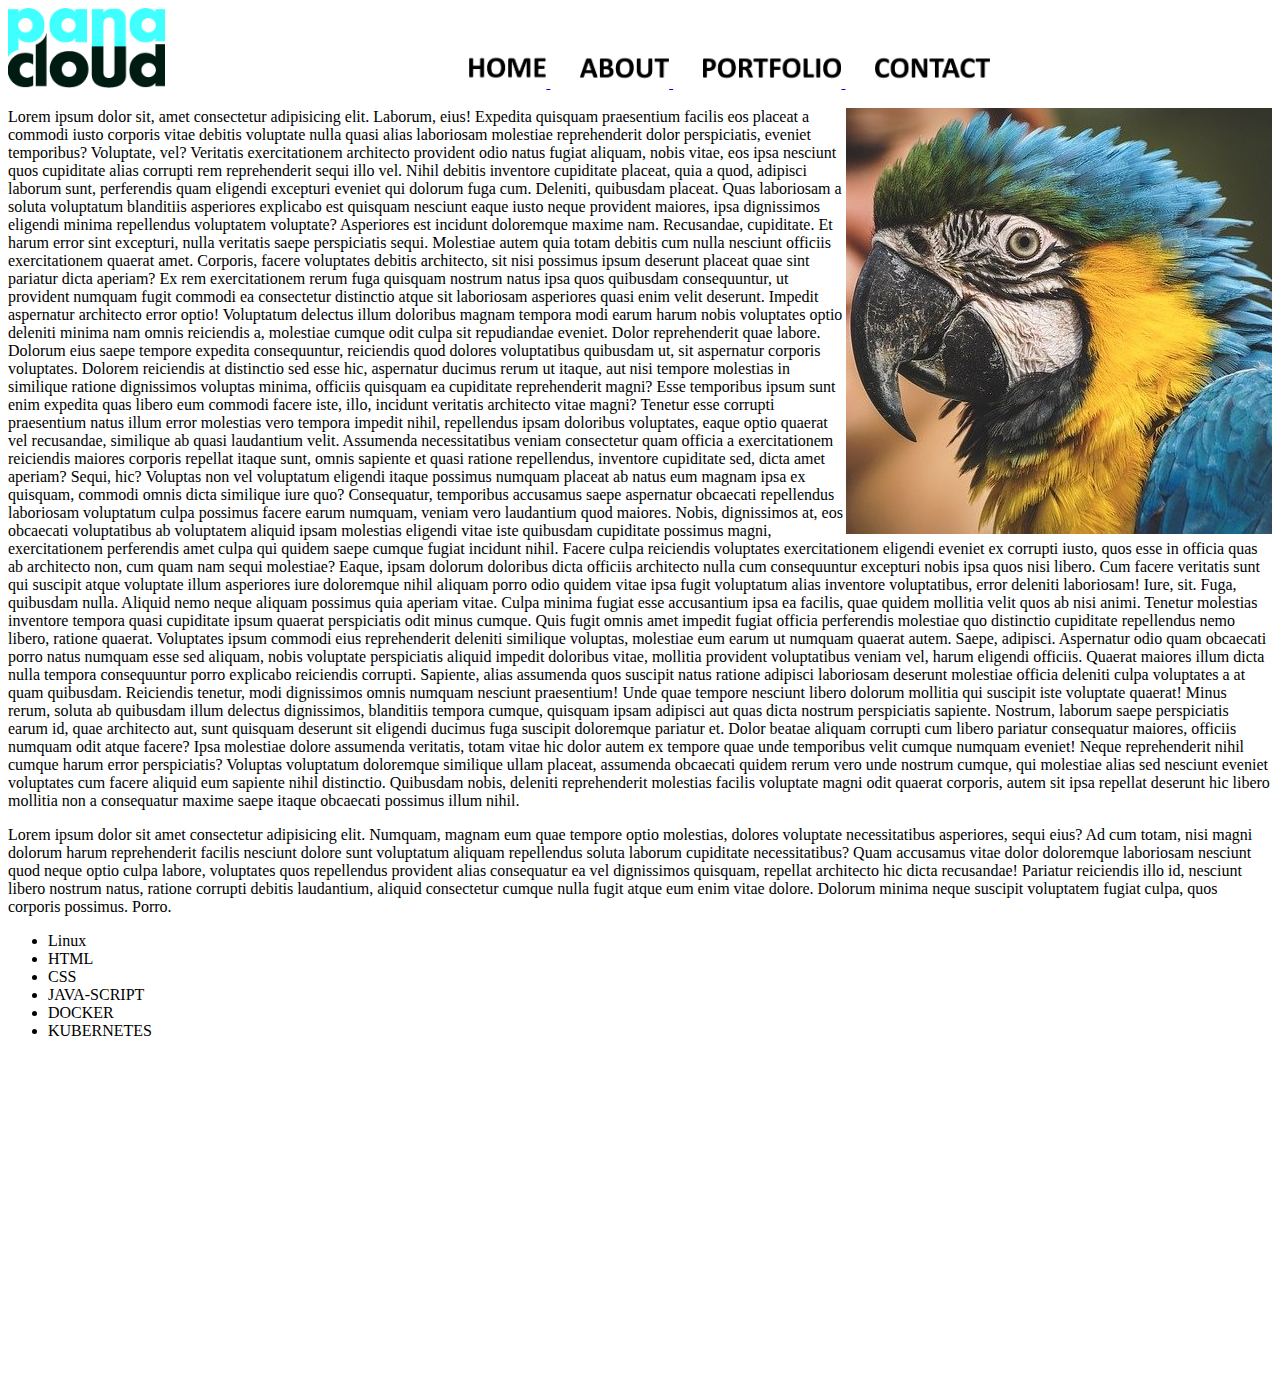
<file: HTML-CSS Assignment/ch_8_Final_Assignment_of_HTML/About.html>
<!DOCTYPE html>
<html lang="en">
<head>
    <meta charset="UTF-8">
    <meta name="viewport" content="width=device-width, initial-scale=1.0">
    <title>About</title>
</head>
<body>
    <nav>
        <span >
            <img src="../images/Logo.png" alt="Pana cloud logo" height="80px">
        </span>
       <span style="margin-left:300px;">
        <a href="Index.html">
            <img src="../images/HOME.png" alt="Home" height="40px">
        </a>
        <a href="About.html">
            
            <img src="../images/ABOUT.png" alt="" height="40px" style="margin-left:30px;">
        </a>
        <a href="Portfolio.html">
            <img src="../images/PORTFOLIO.png" alt="../images/HOME.png" height="40px" style="margin-left:30px;">
        </a>
        <a href="Contact.html">
            <img src="../images/CONTACT.png" alt="../images/HOME.png" height="40px" style="margin-left:30px;">
        </a>
       </span>
    </nav>
    <section>
        <p>
            <img src="../images/parrot.jpg" alt="" align="right">Lorem ipsum dolor sit, amet consectetur adipisicing elit. Laborum, eius! Expedita quisquam praesentium facilis eos placeat a commodi iusto corporis vitae debitis voluptate nulla quasi alias laboriosam molestiae reprehenderit dolor perspiciatis, eveniet temporibus? Voluptate, vel? Veritatis exercitationem architecto provident odio natus fugiat aliquam, nobis vitae, eos ipsa nesciunt quos cupiditate alias corrupti rem reprehenderit sequi illo vel. Nihil debitis inventore cupiditate placeat, quia a quod, adipisci laborum sunt, perferendis quam eligendi excepturi eveniet qui dolorum fuga cum. Deleniti, quibusdam placeat. Quas laboriosam a soluta voluptatum blanditiis asperiores explicabo est quisquam nesciunt eaque iusto neque provident maiores, ipsa dignissimos eligendi minima repellendus voluptatem voluptate? Asperiores est incidunt doloremque maxime nam. Recusandae, cupiditate. Et harum error sint excepturi, nulla veritatis saepe perspiciatis sequi. Molestiae autem quia totam debitis cum nulla nesciunt officiis exercitationem quaerat amet. Corporis, facere voluptates debitis architecto, sit nisi possimus ipsum deserunt placeat quae sint pariatur dicta aperiam? Ex rem exercitationem rerum fuga quisquam nostrum natus ipsa quos quibusdam consequuntur, ut provident numquam fugit commodi ea consectetur distinctio atque sit laboriosam asperiores quasi enim velit deserunt. Impedit aspernatur architecto error optio! Voluptatum delectus illum doloribus magnam tempora modi earum harum nobis voluptates optio deleniti minima nam omnis reiciendis a, molestiae cumque odit culpa sit repudiandae eveniet. Dolor reprehenderit quae labore. Dolorum eius saepe tempore expedita consequuntur, reiciendis quod dolores voluptatibus quibusdam ut, sit aspernatur corporis voluptates. Dolorem reiciendis at distinctio sed esse hic, aspernatur ducimus rerum ut itaque, aut nisi tempore molestias in similique ratione dignissimos voluptas minima, officiis quisquam ea cupiditate reprehenderit magni? Esse temporibus ipsum sunt enim expedita quas libero eum commodi facere iste, illo, incidunt veritatis architecto vitae magni? Tenetur esse corrupti praesentium natus illum error molestias vero tempora impedit nihil, repellendus ipsam doloribus voluptates, eaque optio quaerat vel recusandae, similique ab quasi laudantium velit. Assumenda necessitatibus veniam consectetur quam officia a exercitationem reiciendis maiores corporis repellat itaque sunt, omnis sapiente et quasi ratione repellendus, inventore cupiditate sed, dicta amet aperiam? Sequi, hic? Voluptas non vel voluptatum eligendi itaque possimus numquam placeat ab natus eum magnam ipsa ex quisquam, commodi omnis dicta similique iure quo? Consequatur, temporibus accusamus saepe aspernatur obcaecati repellendus laboriosam voluptatum culpa possimus facere earum numquam, veniam vero laudantium quod maiores. Nobis, dignissimos at, eos obcaecati voluptatibus ab voluptatem aliquid ipsam molestias eligendi vitae iste quibusdam cupiditate possimus magni, exercitationem perferendis amet culpa qui quidem saepe cumque fugiat incidunt nihil. Facere culpa reiciendis voluptates exercitationem eligendi eveniet ex corrupti iusto, quos esse in officia quas ab architecto non, cum quam nam sequi molestiae? Eaque, ipsam dolorum doloribus dicta officiis architecto nulla cum consequuntur excepturi nobis ipsa quos nisi libero. Cum facere veritatis sunt qui suscipit atque voluptate illum asperiores iure doloremque nihil aliquam porro odio quidem vitae ipsa fugit voluptatum alias inventore voluptatibus, error deleniti laboriosam! Iure, sit. Fuga, quibusdam nulla. Aliquid nemo neque aliquam possimus quia aperiam vitae. Culpa minima fugiat esse accusantium ipsa ea facilis, quae quidem mollitia velit quos ab nisi animi. Tenetur molestias inventore tempora quasi cupiditate ipsum quaerat perspiciatis odit minus cumque. Quis fugit omnis amet impedit fugiat officia perferendis molestiae quo distinctio cupiditate repellendus nemo libero, ratione quaerat. Voluptates ipsum commodi eius reprehenderit deleniti similique voluptas, molestiae eum earum ut numquam quaerat autem. Saepe, adipisci. Aspernatur odio quam obcaecati porro natus numquam esse sed aliquam, nobis voluptate perspiciatis aliquid impedit doloribus vitae, mollitia provident voluptatibus veniam vel, harum eligendi officiis. Quaerat maiores illum dicta nulla tempora consequuntur porro explicabo reiciendis corrupti. Sapiente, alias assumenda quos suscipit natus ratione adipisci laboriosam deserunt molestiae officia deleniti culpa voluptates a at quam quibusdam. Reiciendis tenetur, modi dignissimos omnis numquam nesciunt praesentium! Unde quae tempore nesciunt libero dolorum mollitia qui suscipit iste voluptate quaerat! Minus rerum, soluta ab quibusdam illum delectus dignissimos, blanditiis tempora cumque, quisquam ipsam adipisci aut quas dicta nostrum perspiciatis sapiente. Nostrum, laborum saepe perspiciatis earum id, quae architecto aut, sunt quisquam deserunt sit eligendi ducimus fuga suscipit doloremque pariatur et. Dolor beatae aliquam corrupti cum libero pariatur consequatur maiores, officiis numquam odit atque facere? Ipsa molestiae dolore assumenda veritatis, totam vitae hic dolor autem ex tempore quae unde temporibus velit cumque numquam eveniet! Neque reprehenderit nihil cumque harum error perspiciatis? Voluptas voluptatum doloremque similique ullam placeat, assumenda obcaecati quidem rerum vero unde nostrum cumque, qui molestiae alias sed nesciunt eveniet voluptates cum facere aliquid eum sapiente nihil distinctio. Quibusdam nobis, deleniti reprehenderit molestias facilis voluptate magni odit quaerat corporis, autem sit ipsa repellat deserunt hic libero mollitia non a consequatur maxime saepe itaque obcaecati possimus illum nihil.
        </p>
       <p>Lorem ipsum dolor sit amet consectetur adipisicing elit. Numquam, magnam eum quae tempore optio molestias, dolores voluptate necessitatibus asperiores, sequi eius? Ad cum totam, nisi magni dolorum harum reprehenderit facilis nesciunt dolore sunt voluptatum aliquam repellendus soluta laborum cupiditate necessitatibus? Quam accusamus vitae dolor doloremque laboriosam nesciunt quod neque optio culpa labore, voluptates quos repellendus provident alias consequatur ea vel dignissimos quisquam, repellat architecto hic dicta recusandae! Pariatur reiciendis illo id, nesciunt libero nostrum natus, ratione corrupti debitis laudantium, aliquid consectetur cumque nulla fugit atque eum enim vitae dolore. Dolorum minima neque suscipit voluptatem fugiat culpa, quos corporis possimus. Porro.</p>
       <ul>
           <li>Linux</li>
           <li>HTML</li>
           <li>CSS</li>
           <li>JAVA-SCRIPT</li>
           <li>DOCKER</li>
           <li>KUBERNETES</li>
       </ul>
    </section>
    <iframe width="560" height="315" src="https://www.youtube.com/embed/m4g0zd4E_bo" frameborder="0" allow="accelerometer; autoplay; clipboard-write; encrypted-media; gyroscope; picture-in-picture" allowfullscreen></iframe>
</html>
</file>
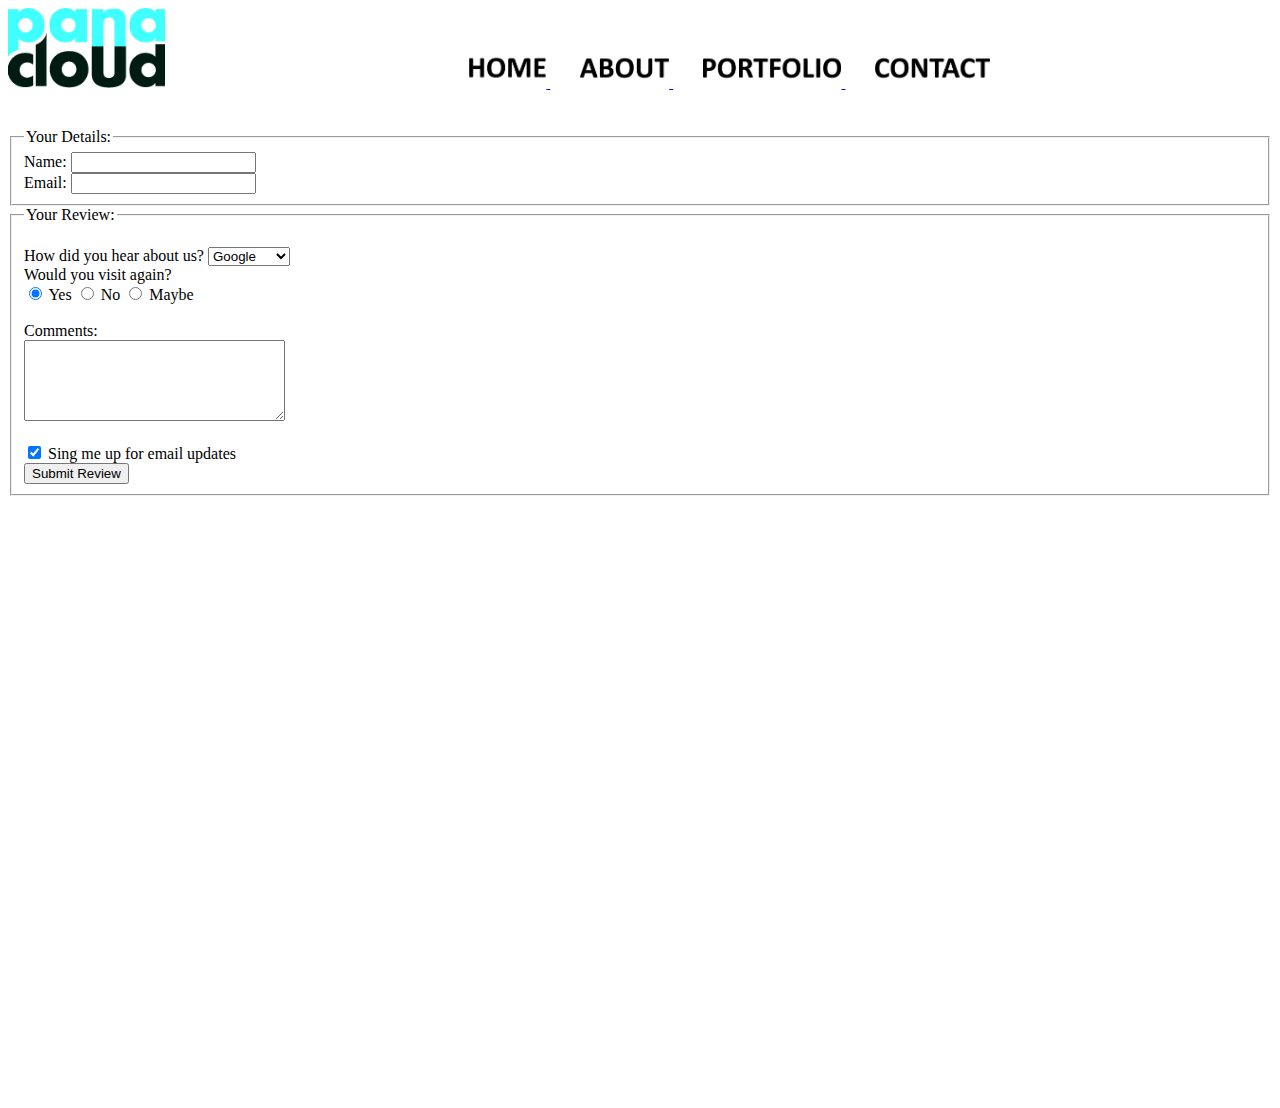
<file: HTML-CSS Assignment/ch_8_Final_Assignment_of_HTML/Contact.html>
<!DOCTYPE html>
<html lang="en">
<head>
    <meta charset="UTF-8">
    <meta name="viewport" content="width=device-width, initial-scale=1.0">
    <title>Contact</title>
</head>
<body>
    <nav>
        <span >
            <img src="../images/Logo.png" alt="Pana cloud logo" height="80px">
        </span>
       <span style="margin-left:300px;">
        <a href="Index.html">
            <img src="../images/HOME.png" alt="Home" height="40px">
        </a>
        <a href="About.html">
            
            <img src="../images/ABOUT.png" alt="" height="40px" style="margin-left:30px;">
        </a>
        <a href="Portfolio.html">
            <img src="../images/PORTFOLIO.png" alt="../images/HOME.png" height="40px" style="margin-left:30px;">
        </a>
        <a href="Contact.html">
            <img src="../images/CONTACT.png" alt="../images/HOME.png" height="40px" style="margin-left:30px;">
        </a>
       </span>
    </nav>
    <br>
    <br>
    <form action="https//:www.google.com" method="POST">
        <fieldset>
            <legend>Your Details:</legend>
            <label for="name">Name:</label>
            <input type="text" name="name">
            <br>
            <label for="name">Email:</label>
            <input type="email" name="email">
        </fieldset>
        <fieldset>
            <legend>Your Review:</legend>
            <br>
            <label for="about">How did you hear about us?</label>
            <select name="platform" id="about">
                <option value="Google">Google</option>
                <option value="Facebook">Facebook</option>
                <option value="Twitter">Twitter</option>
                <option value="Instagram">Instagram</option>
            </select>
            <br>
            <label for="">
                Would you visit again?
            </label>
            <br>
            <label>
                <input type="radio" name="feedback" value="yes" checked>
                Yes
            </label>
            
            <label>
                <input type="radio" name="feedback" value="no">
                No
            </label>
            
            <label>
                <input type="radio" name="feedback" value="maybe">
                Maybe
            </label>
            <br>
            <br>
            <label for="comments">
                Comments:
            </label>
            <br>
            <textarea name="comment" cols="30" rows="5"></textarea>
            <br>
            <br>
            <input type="checkbox" name="singup" checked>
            <label for="singup">Sing me up for email updates</label>
            <br>
            <input type="submit" value="Submit Review">
        </fieldset>
    </form>
  
    <iframe src="https://www.google.com/maps/embed?pb=!1m10!1m8!1m3!1d6615.159373573231!2d71.5677816!3d34.0033283!3m2!1i1024!2i768!4f13.1!5e0!3m2!1sen!2s!4v1610626644975!5m2!1sen!2s" width="800" height="600" frameborder="0" style="border:0;"></iframe>
</body>
</html>
</file>
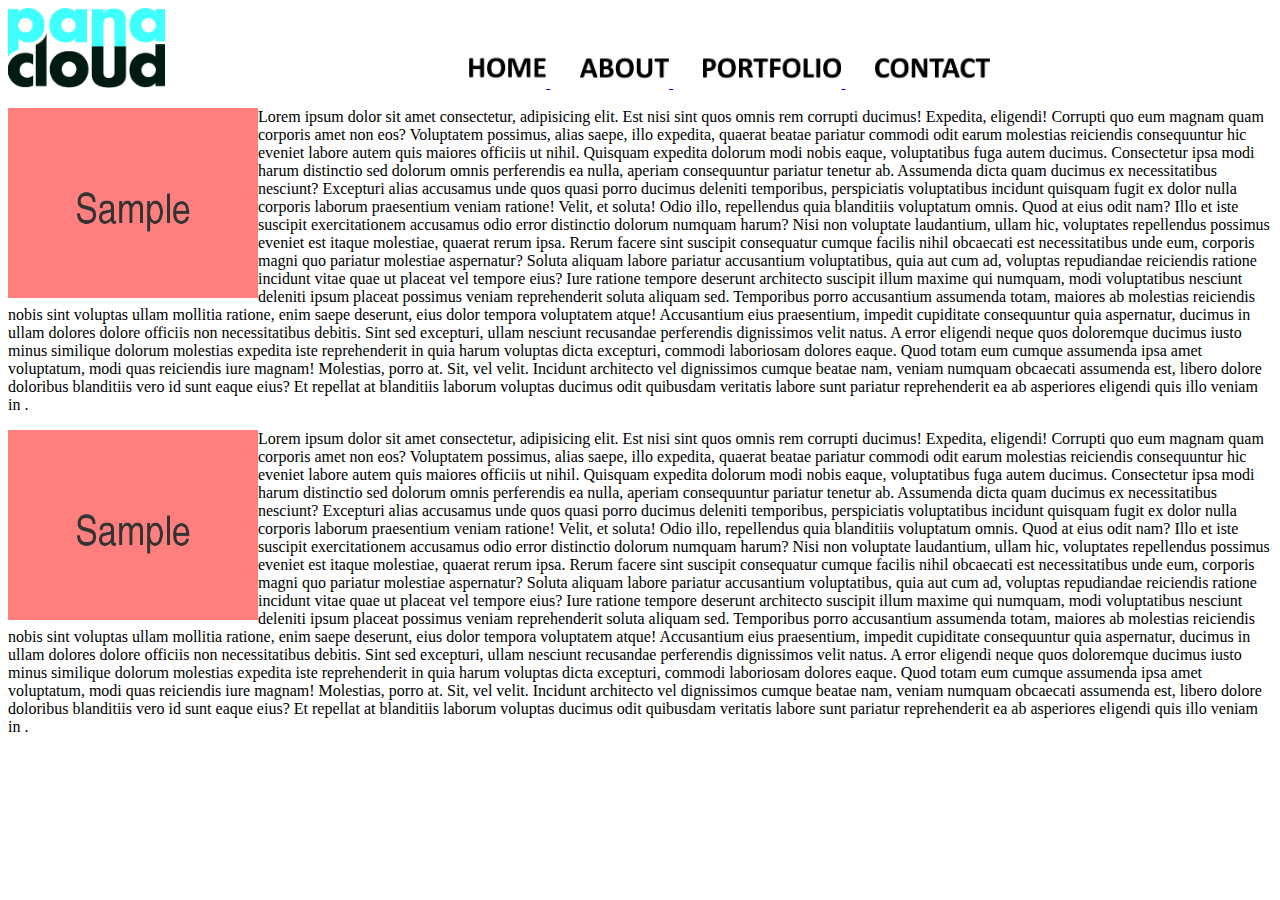
<file: HTML-CSS Assignment/ch_8_Final_Assignment_of_HTML/Portfolio.html>
<!DOCTYPE html>
<html lang="en">
<head>
    <meta charset="UTF-8">
    <meta name="viewport" content="width=device-width, initial-scale=1.0">
    <title>Portfolio</title>
</head>
<body>
    <nav>
        <span >
            <img src="../images/Logo.png" alt="Pana cloud logo" height="80px">
        </span>
       <span style="margin-left:300px;">
        <a href="Index.html">
            <img src="../images/HOME.png" alt="Home" height="40px">
        </a>
        <a href="About.html">
            
            <img src="../images/ABOUT.png" alt="" height="40px" style="margin-left:30px;">
        </a>
        <a href="Portfolio.html">
            <img src="../images/PORTFOLIO.png" alt="../images/HOME.png" height="40px" style="margin-left:30px;">
        </a>
        <a href="Contact.html">
            <img src="../images/CONTACT.png" alt="../images/HOME.png" height="40px" style="margin-left:30px;">
        </a>
       </span>
    </nav>
    <p>
        <img src="../images/sample.png" alt="" align="left" width="250px">
    </p>
    <p>Lorem ipsum dolor sit amet consectetur, adipisicing elit. Est nisi sint quos omnis rem corrupti ducimus! Expedita, eligendi! Corrupti quo eum magnam quam corporis amet non eos? Voluptatem possimus, alias saepe, illo expedita, quaerat beatae pariatur commodi odit earum molestias reiciendis consequuntur hic eveniet labore autem quis maiores officiis ut nihil. Quisquam expedita dolorum modi nobis eaque, voluptatibus fuga autem ducimus. Consectetur ipsa modi harum distinctio sed dolorum omnis perferendis ea nulla, aperiam consequuntur pariatur tenetur ab. Assumenda dicta quam ducimus ex necessitatibus nesciunt? Excepturi alias accusamus unde quos quasi porro ducimus deleniti temporibus, perspiciatis voluptatibus incidunt quisquam fugit ex dolor nulla corporis laborum praesentium veniam ratione! Velit, et soluta! Odio illo, repellendus quia blanditiis voluptatum omnis. Quod at eius odit nam? Illo et iste suscipit exercitationem accusamus odio error distinctio dolorum numquam harum? Nisi non voluptate laudantium, ullam hic, voluptates repellendus possimus eveniet est itaque molestiae, quaerat rerum ipsa. Rerum facere sint suscipit consequatur cumque facilis nihil obcaecati est necessitatibus unde eum, corporis magni quo pariatur molestiae aspernatur? Soluta aliquam labore pariatur accusantium voluptatibus, quia aut cum ad, voluptas repudiandae reiciendis ratione incidunt vitae quae ut placeat vel tempore eius? Iure ratione tempore deserunt architecto suscipit illum maxime qui numquam, modi voluptatibus nesciunt deleniti ipsum placeat possimus veniam reprehenderit soluta aliquam sed. Temporibus porro accusantium assumenda totam, maiores ab molestias reiciendis nobis sint voluptas ullam mollitia ratione, enim saepe deserunt, eius dolor tempora voluptatem atque! Accusantium eius praesentium, impedit cupiditate consequuntur quia aspernatur, ducimus in ullam dolores dolore officiis non necessitatibus debitis. Sint sed excepturi, ullam nesciunt recusandae perferendis dignissimos velit natus. A error eligendi neque quos doloremque ducimus iusto minus similique dolorum molestias expedita iste reprehenderit in quia harum voluptas dicta excepturi, commodi laboriosam dolores eaque. Quod totam eum cumque assumenda ipsa amet voluptatum, modi quas reiciendis iure magnam! Molestias, porro at. Sit, vel velit. Incidunt architecto vel dignissimos cumque beatae nam, veniam numquam obcaecati assumenda est, libero dolore doloribus blanditiis vero id sunt eaque eius? Et repellat at blanditiis laborum voluptas ducimus odit quibusdam veritatis labore sunt pariatur reprehenderit ea ab asperiores eligendi quis illo veniam in .
    </p>
    
    <p>
        <img src="../images/sample.png" alt="" align="left" width="250px">
    </p>
    <p>Lorem ipsum dolor sit amet consectetur, adipisicing elit. Est nisi sint quos omnis rem corrupti ducimus! Expedita, eligendi! Corrupti quo eum magnam quam corporis amet non eos? Voluptatem possimus, alias saepe, illo expedita, quaerat beatae pariatur commodi odit earum molestias reiciendis consequuntur hic eveniet labore autem quis maiores officiis ut nihil. Quisquam expedita dolorum modi nobis eaque, voluptatibus fuga autem ducimus. Consectetur ipsa modi harum distinctio sed dolorum omnis perferendis ea nulla, aperiam consequuntur pariatur tenetur ab. Assumenda dicta quam ducimus ex necessitatibus nesciunt? Excepturi alias accusamus unde quos quasi porro ducimus deleniti temporibus, perspiciatis voluptatibus incidunt quisquam fugit ex dolor nulla corporis laborum praesentium veniam ratione! Velit, et soluta! Odio illo, repellendus quia blanditiis voluptatum omnis. Quod at eius odit nam? Illo et iste suscipit exercitationem accusamus odio error distinctio dolorum numquam harum? Nisi non voluptate laudantium, ullam hic, voluptates repellendus possimus eveniet est itaque molestiae, quaerat rerum ipsa. Rerum facere sint suscipit consequatur cumque facilis nihil obcaecati est necessitatibus unde eum, corporis magni quo pariatur molestiae aspernatur? Soluta aliquam labore pariatur accusantium voluptatibus, quia aut cum ad, voluptas repudiandae reiciendis ratione incidunt vitae quae ut placeat vel tempore eius? Iure ratione tempore deserunt architecto suscipit illum maxime qui numquam, modi voluptatibus nesciunt deleniti ipsum placeat possimus veniam reprehenderit soluta aliquam sed. Temporibus porro accusantium assumenda totam, maiores ab molestias reiciendis nobis sint voluptas ullam mollitia ratione, enim saepe deserunt, eius dolor tempora voluptatem atque! Accusantium eius praesentium, impedit cupiditate consequuntur quia aspernatur, ducimus in ullam dolores dolore officiis non necessitatibus debitis. Sint sed excepturi, ullam nesciunt recusandae perferendis dignissimos velit natus. A error eligendi neque quos doloremque ducimus iusto minus similique dolorum molestias expedita iste reprehenderit in quia harum voluptas dicta excepturi, commodi laboriosam dolores eaque. Quod totam eum cumque assumenda ipsa amet voluptatum, modi quas reiciendis iure magnam! Molestias, porro at. Sit, vel velit. Incidunt architecto vel dignissimos cumque beatae nam, veniam numquam obcaecati assumenda est, libero dolore doloribus blanditiis vero id sunt eaque eius? Et repellat at blanditiis laborum voluptas ducimus odit quibusdam veritatis labore sunt pariatur reprehenderit ea ab asperiores eligendi quis illo veniam in .
    </p>
</body>
</html>
</file>
<file: HTML-CSS Assignment/ch_10/main.css>
body{
    font-family: 'Segoe UI', Tahoma, Geneva, Verdana, sans-serif;
    font-weight: 500;
}
table, td, th{
    border-collapse: collapse;
    border: 4px solid rgb(255, 255, 255);
}
table td{
    padding: 12px;
}
.yellow{
    background-color: yellow;
}
.orange{
    background-color: orangered;
}

.blue{
    background-color: skyblue;
}
.purple{
    background-color: purple;
}
.pink{
    background-color: pink;
}
.brown{
    background-color: #AD552A;
}
.green{
    background-color: greenyellow;
}
.seagreen{
    background-color: lightseagreen;
}
.lightblue{
    background-color: #639FE0
}
.green1{
    background-color: #1C9312;
}
.gray{
    background-color: whitesmoke;
}
</file>
<file: HTML-CSS Assignment/ch_11_12/main.css>
body{
    font-family: 'Segoe UI', Tahoma, Geneva, Verdana, sans-serif;
    line-height: 1.5em;
    max-width: 1024px;
    margin: auto auto;
    font-size:medium;
}
.piaic{
    font-style: normal;
    font-weight: 500px;
    color: black;
}
#sub-heading{
    text-transform: uppercase;
    font-family: 'Times New Roman', Times, serif;
    text-shadow: 2px 2px 5px gray;
}
.address{
    text-align: center;
}
ul a {
    text-decoration: none;
    color:black;
}
#details>h1::first-letter{
font-size: 2em;
}
</file>
<file: HTML-CSS Assignment/ch_13/main.css>
body{
    font-family:'Segoe UI', Tahoma, Geneva, Verdana, sans-serif;
    max-width: 1024px;
    margin: auto;
}
.main{
    background-color: red;
    margin: auto ;
    margin-top: 20%;
}
.inner{
    display: inline;
    float: left;
    width: 300px;
    overflow: hidden;
    margin: 0px 10px 0px 10px;
    border-radius: 0.5em;
    box-shadow: 0px 0px 10px rgb(195, 195, 195);
    line-height: 20px;
}
p, h3{
    padding: 5px 20px 5px 20px;
}
.button {
    border-radius: 5px;
    background-color: #2acfd4;
    border: none;
    color: white;
    padding: 15px 32px;
    text-align: center;
    text-decoration: none;
    display: inline-block;
    font-size: 17px;
    margin: 20px 20px;
    cursor: pointer;
    box-shadow: 1px 1px 10px rgb(195, 195, 195);
  }
</file>
